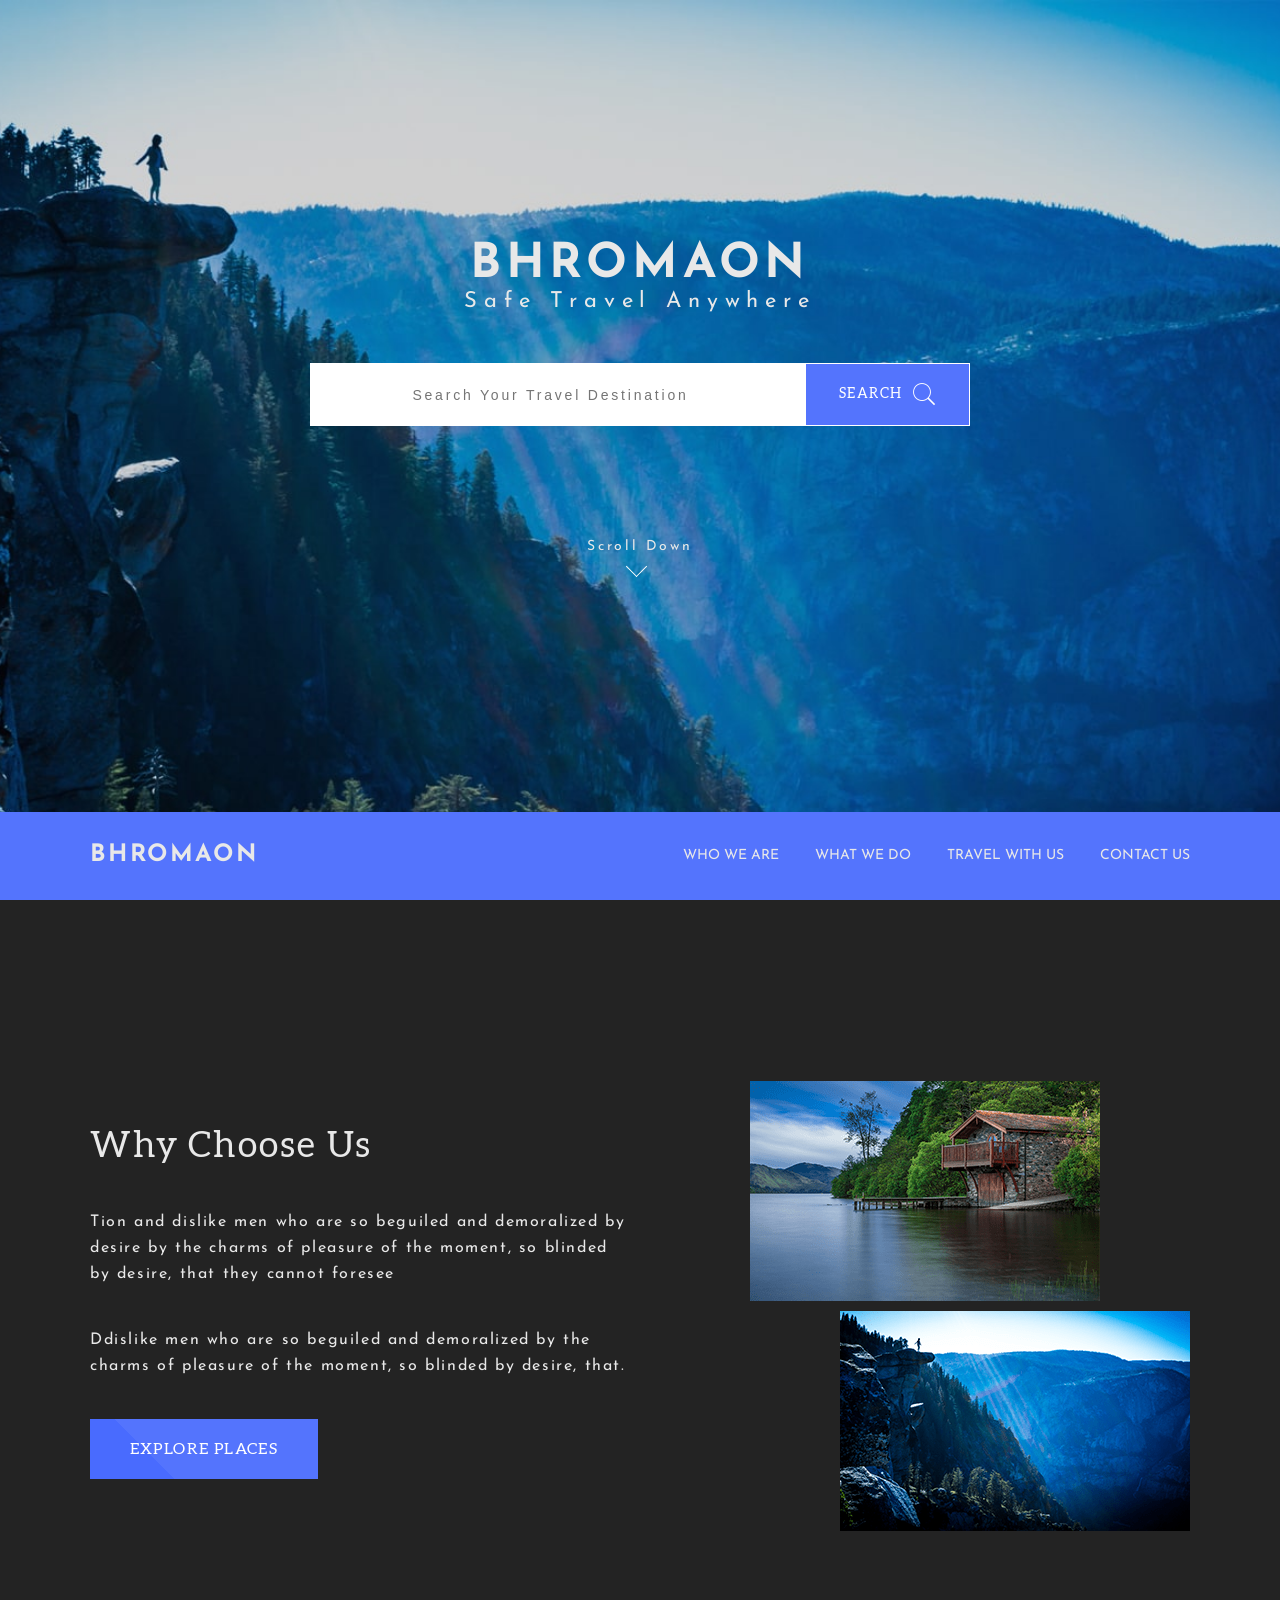
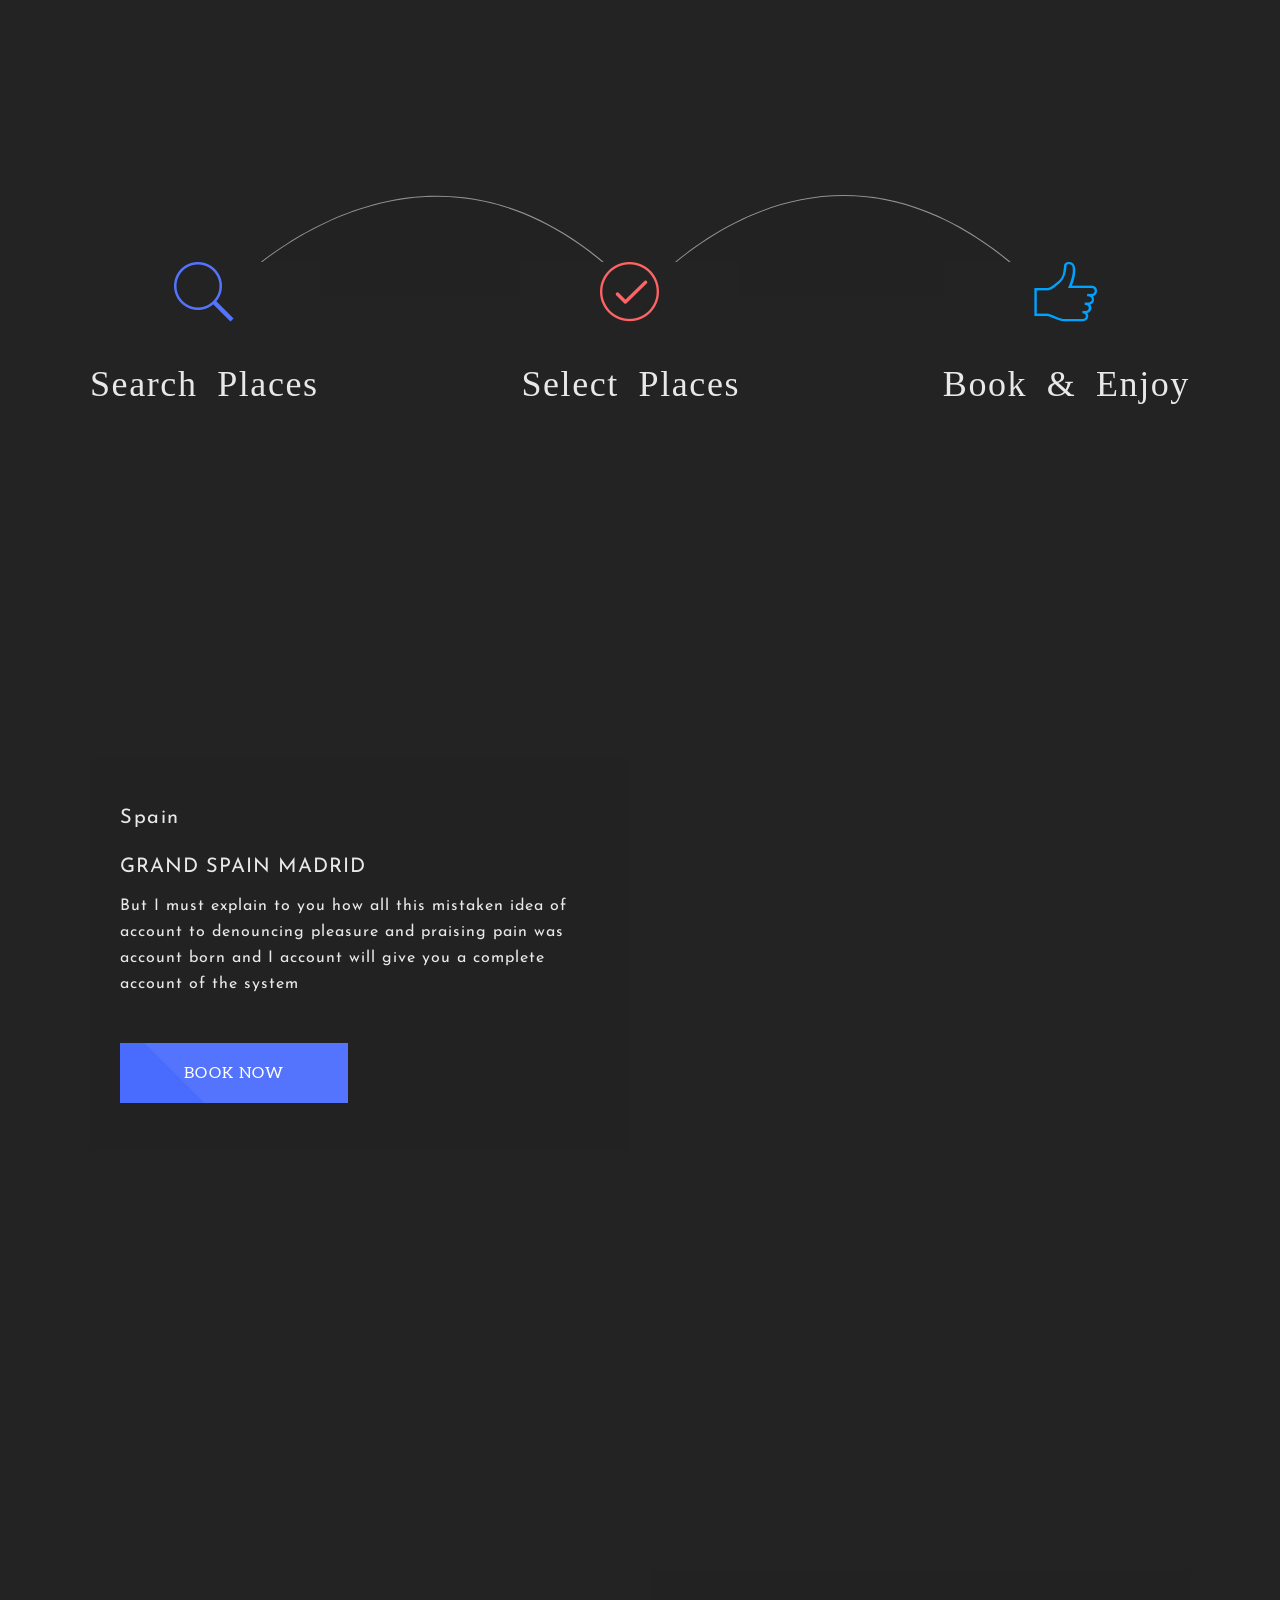
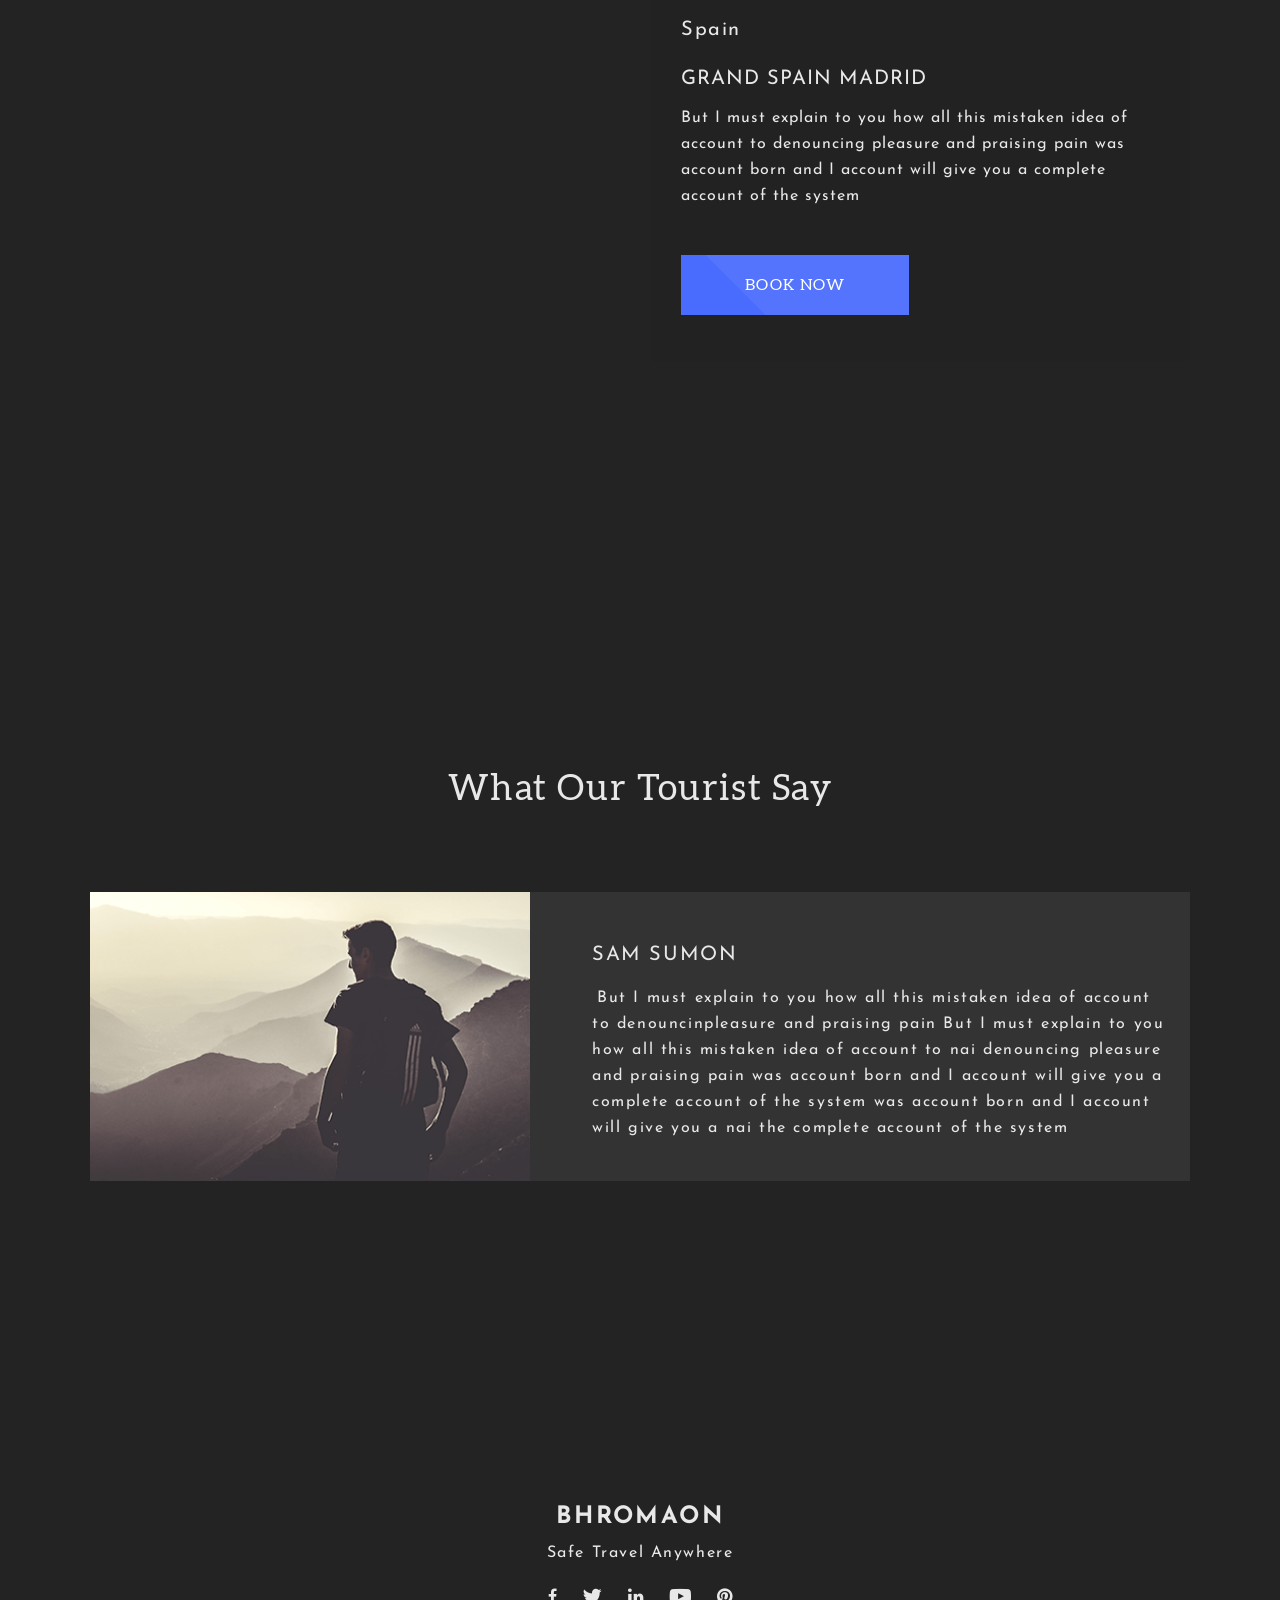
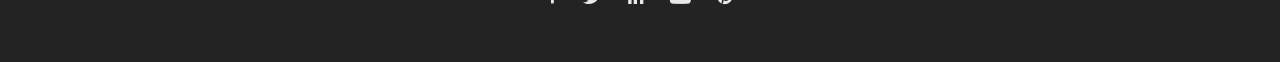
<file: lesson-24 Exam/index.html>
<!DOCTYPE html>
<html lang="en">

<head>
    <meta charset="UTF-8">
    <meta http-equiv="X-UA-Compatible" content="IE=edge">
    <meta name="viewport" content="width=device-width, initial-scale=1.0">

    <link rel="apple-touch-icon" sizes="180x180" href="assets/favicon/apple-touch-icon.png">
    <link rel="icon" type="image/png" sizes="32x32" href="assets/favicon/favicon-32x32.png">
    <link rel="icon" type="image/png" sizes="16x16" href="assets/favicon/favicon-16x16.png">
    <link rel="manifest" href="assets/favicon/site.webmanifest">
    <link rel="mask-icon" href="assets/favicon/safari-pinned-tab.svg" color="#5bbad5">
    <link rel="shortcut icon" href="assets/favicon/favicon.ico">
    <meta name="msapplication-TileColor" content="#603cba">
    <meta name="msapplication-config" content="assets/favicon/browserconfig.xml">
    <meta name="theme-color" content="#ffffff">

    <meta name="robots" content="all" />
    <meta name="revisit-after" content="1 days" />

    <meta property="og:locale" content="en">
    <meta property="og:type" content="website">
    <meta property="og:site_name" content="Bhromaon">
    <meta property="og:title" content="Bhromaon">
    <meta property="og:description" content="Search Your Travel Destination">
    <meta property="og:url" content="https://llessenka.github.io/exam1/lesson-24%20Exam/index.html">
    <meta property="og:image"
        content="https://llessenka.github.io/exam1/lesson-24%20Exam/assets/images/main-screen.jpg">

    <meta name="twitter:title" content="Bhromaon">
    <meta name="twitter:description" content="Search Your Travel Destination">
    <meta name="twitter:image"
        content="https://llessenka.github.io/exam1/lesson-24%20Exam/assets/images/main-screen.jpg">

    <link rel="stylesheet" href="assets/css/style.min.css">
    <link rel="stylesheet" href="assets/css/icommon.css">
    <link rel="stylesheet" href="assets/css/respons.min.css">

    <title>Bhromaon</title>
    <meta name="description" content="Search Your Travel Destination">

</head>

<body>
    <div class="page-wrap">
        <section class="first-screen" style="background-image: url(assets/images/bg-im-1.jpg);">
            <div class="container">
                <h1 class="h1">Bhromaon</h1>
                <p>Safe Travel Anywhere</p>

                <form method="POST" action="#">

                    <input id="search" type="search" name="search" placeholder="Search Your Travel Destination">
                    <button class="btn btn_hover" type="submit">
                        <span class="btn-text">Search</span>
                        <span class=" icon-search"></span>
                    </button>

                </form>

                <div class="scroll-down">
                    <a href="#section_why_choose_us">Scroll Down</a>
                </div>
            </div>
        </section>

        <header>
            <div class="container">
                <div class="logo"><a href="#">Bhromaon</a></div>
                <nav class="main_menu">
                    <ul>
                        <li><a href="#"><span>Who We Are</span></a></li>
                        <li><a href="#"><span>What We Do</span></a></li>
                        <li><a href="#"><span>Travel With Us</span></a></li>
                        <li><a href="#"><span>Contact Us</span></a></li>
                    </ul>
                </nav>

                <nav id="side-block">
                    <div class="side-block_header">
                        <div class="logo"><a href="#">Bhromaon</a></div>
                        <button class="hamburger hamburger--arrow" type="button">
                            <span class="hamburger-box">
                                <span class="hamburger-inner"></span>
                            </span>
                        </button>
                    </div>
                    <ul>
                        <li><a href="#">Who We Are</a> </li>
                        <li><a href="#">What We Do </a></li>
                        <li><a href="#">Travel With Us </a></li>
                        <li><a href="#">Contact Us </a></li>
                    </ul>
                </nav>
                <button class="hamburger hamburger--arrow" type="button">
                    <span class="hamburger-box">
                        <span class="hamburger-inner"></span>
                    </span>
                </button>
            </div>
        </header>
        <main>
            <section id="section_why_choose_us" class="section_why_choose_us lazy-bg"
                data-src="assets/images/bg-im-2.jpg">
                <div class="container reverse">
                    <div class="img_section">
                        <div class="img_wrap img_top">
                            <img class="lazy" data-src="assets/images/img-top.png"
                                src="[data-uri]"
                                alt="house">
                        </div>
                        <div class="img_wrap img_bottom">
                            <img class="lazy" data-src="assets/images/img-bottom.png"
                                src="[data-uri]"
                                alt="rocks">
                        </div>
                    </div>
                    <div class="desc_section">
                        <h2 class="h2">Why Choose Us</h2>
                        <p>Tion and dislike men who are so beguiled and demoralized by desire by the charms of pleasure
                            of
                            the moment, so blinded by desire, that they cannot foresee</p>
                        <p>Ddislike men who are so beguiled and demoralized by the charms of pleasure of the moment, so
                            blinded by desire, that.</p>
                        <a href="#" class="btn btn_moved"><span>Explore Places </span> </a>
                    </div>
                </div>
            </section>
            <section class="choosing-section">
                <div class="container">
                    <div class="img_wrap"><img src="assets/images/Shape 1.svg" alt=""> </div>
                    <div class="choosing-section_card">
                        <span class="icon-search"></span>
                        <h2 class="h2 icon-search_text">Search Places</h2>
                    </div>
                    <div class="choosing-section_card">
                        <span class="icon-tick"></span>
                        <h2 class="h2 icon-tick_text">Select Places</h2>
                    </div>
                    <div class="choosing-section_card">
                        <span class="icon-like"></span>
                        <h2 class="h2 icon-like_text">Book & Enjoy</h2>
                    </div>
                </div>
            </section>

            <section class="country_section lazy-bg" data-src="assets/images/bg-im-3.jpg">
                <div class="container reverse">
                    <div class="img_section">
                    </div>
                    <div class="desc_section">
                        <div class="desc_block_card">
                            <p class="subtitle">Spain </p>
                            <h4 class="h4">Grand Spain Madrid </h4>
                            <p>But I must explain to you how all this mistaken idea of account to denouncing pleasure
                                and
                                praising pain was account born and I account will give you a complete account of the
                                system
                            </p>
                            <a href="#" class="btn btn_moved"> <span>Book Now</span> </a>
                        </div>
                    </div>
                </div>
            </section>

            <section class="country_section lazy-bg" data-src="assets/images/bg-im-4.jpg">
                <div class="container">
                    <div class="img_section">
                    </div>
                    <div class="desc_section">
                        <div class="desc_block_card">
                            <p class="subtitle">Spain </p>
                            <h4 class="h4">Grand Spain Madrid </h4>
                            <p>But I must explain to you how all this mistaken idea of account to denouncing pleasure
                                and
                                praising pain was account born and I account will give you a complete account of the
                                system
                            </p>
                            <a href="#" class="btn btn_moved"> <span>Book Now</span></a>
                        </div>
                    </div>
                </div>
            </section>
            <section class="section_reviews lazy-bg" data-src="assets/images/bg-im-5.jpg">
                <div class="container">
                    <h2 class="h2">What Our Tourist Say</h2>
                    <div class="reviews_block">
                        <div class="img_wrap">
                            <img class="lazy" data-src="assets/images/man.png"
                                src="[data-uri]"
                                alt="man">
                        </div>
                        <div class="desc_block_reviews">
                            <h4 class="h4"> Sam Sumon </h4>
                            <p><span class="icon-quote-left"></span> But I must explain to you how all this mistaken
                                idea of
                                account to denouncinpleasure and praising pain But I must explain to you how all this
                                mistaken idea of account to nai denouncing pleasure and praising pain was account born
                                and I
                                account will give you a complete account of the system was account born and I account
                                will
                                give you a nai the complete account of the system
                            </p>
                        </div>
                    </div>
                </div>
            </section>

        </main>

        <footer>
            <div class="container">
                <div class="logo"><a href="#">Bhromaon</a></div>
                <p>Safe Travel Anywhere</p>
                <nav class="soc-links">
                    <ul>
                        <li><a href="#" target="_blank" title="Facebook"><span class="icon-fb"></span></a></li>
                        <li><a href="#" target="_blank" title="Twitter"><span class="icon-twitt"></span></a></li>
                        <li><a href="#" target="_blank" title="LinkedIn"><span class="icon-li"></span></a></li>
                        <li><a href="#" target="_blank" title="YouTube"><span class="icon-youtube"></span></a></li>
                        <li><a href="#" target="_blank" title="Pinterest"><span class="icon-pinterest"></span></a></li>
                    </ul>
                </nav>
            </div>
        </footer>
    </div>
    <script src="https://code.jquery.com/jquery-3.6.0.min.js"
        integrity="sha256-/xUj+3OJU5yExlq6GSYGSHk7tPXikynS7ogEvDej/m4=" crossorigin="anonymous"></script>

    <script src="assets/js/lazyload.js"></script>

    <script>

        function toggleMenu() {
            $('.hamburger').toggleClass('is-active');
            $('#side-block').toggleClass('open');
            $('body').toggleClass('lock');
        }

        $('.hamburger, #side-block a').on('click', function () {
            toggleMenu();
        });


    </script>

</body>

</html>
</file>
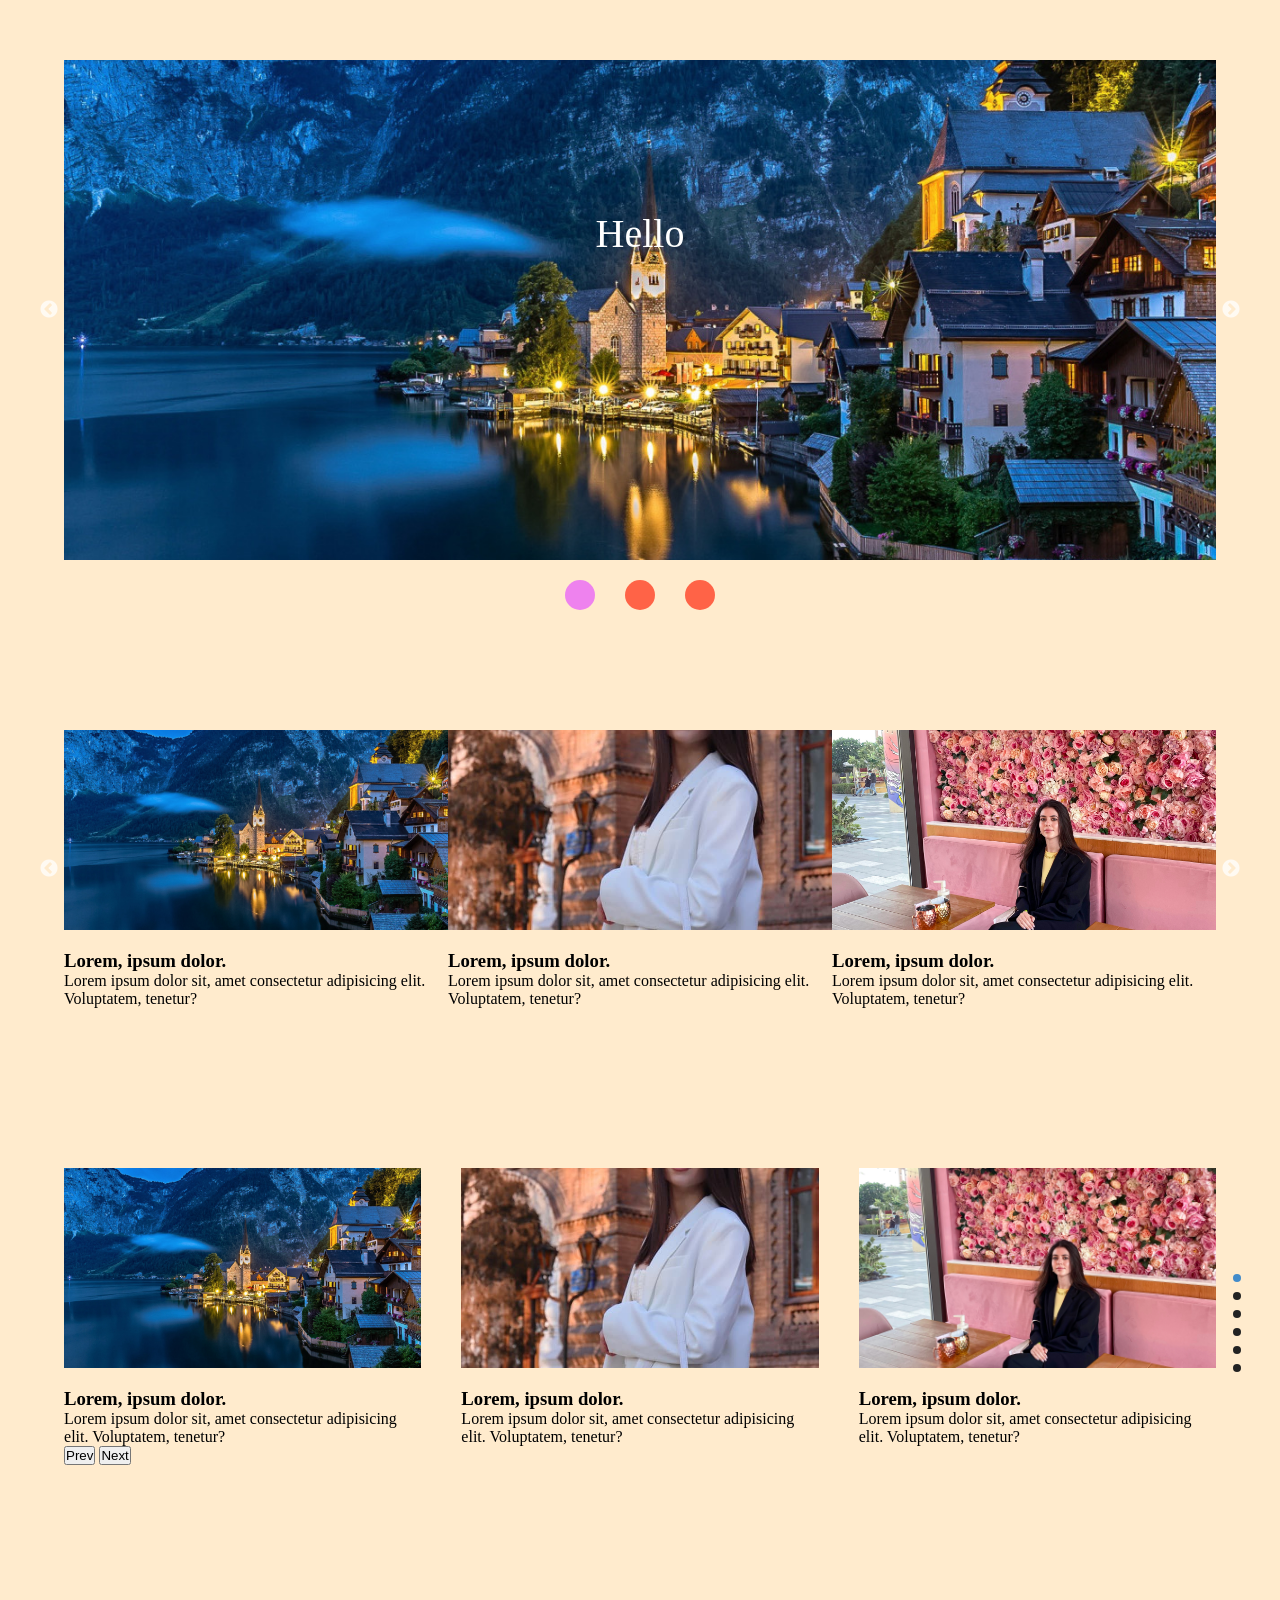
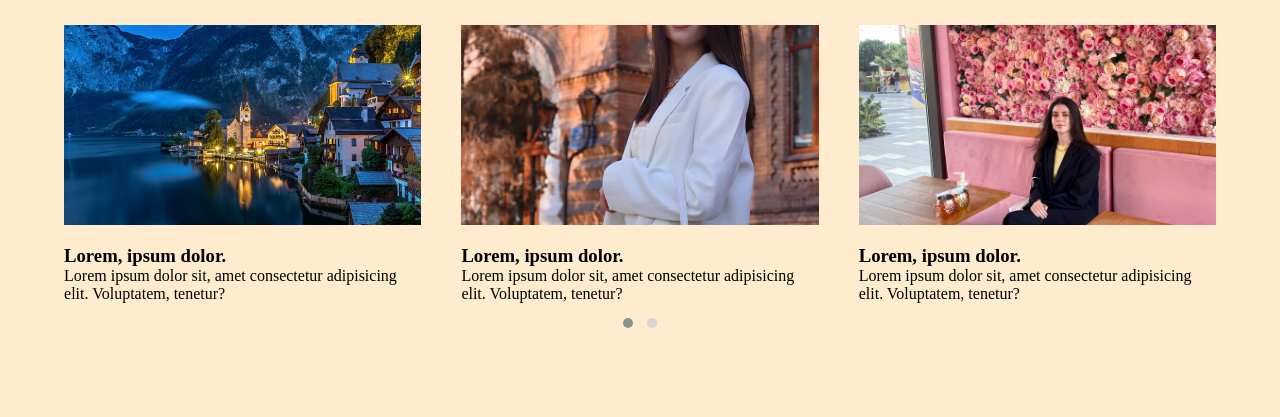
<file: lesson-36/index.html>
<!DOCTYPE html>
<html lang="en">

<head>
    <meta charset="UTF-8">
    <meta http-equiv="X-UA-Compatible" content="IE=edge">
    <meta name="viewport" content="width=device-width, initial-scale=1.0">
    <title>Document</title>
    <link rel="stylesheet" href="assets/plugins/slick-slider/slick.css">
    <link rel="stylesheet" href="assets/plugins/slick-slider/slick-theme.css">
    <link rel="stylesheet" href="assets/plugins/light-slider/css/lightslider.min.css">
    <link rel="stylesheet" href="assets/plugins/owl-carousel/assets/owl.carousel.min.css">
    <link rel="stylesheet" href="assets/plugins/owl-carousel/assets/owl.theme.default.min.css">
    <link rel="stylesheet" href="assets/css/style.min.css">
</head>

<body>
    <div class="container">
        <div class="promo_wrap">
            <div class="slick_slider">
                <div class="slider_item" style="background-image: url('img.jpg');">
                    <div class="slider_title">Hello</div>
                </div>
                <div class="slider_item" style="background-image: url('img2.jpg');">
                    <div class="slider_title">Hello1!!!</div>
                </div>
                <div class="slider_item" style="background-image: url('img3.JPG');">
                    <div class="slider_title">Hello345!!11</div>
                </div>
            </div>
        </div>

        <div class="articles_wrap">
            <div class="articles_slider" id="articles_slick">
                <div class="article_item">
                    <div class="article_pic">
                        <img src="img.jpg" alt="" />
                    </div>
                    <div class="article_content">
                        <h3>Lorem, ipsum dolor.</h3>
                        <p>Lorem ipsum dolor sit, amet consectetur adipisicing elit. Voluptatem, tenetur?</p>
                    </div>
                </div>

                <div class="article_item">
                    <div class="article_pic">
                        <img src="img2.jpg" alt="" />
                    </div>
                    <div class="article_content">
                        <h3>Lorem, ipsum dolor.</h3>
                        <p>Lorem ipsum dolor sit, amet consectetur adipisicing elit. Voluptatem, tenetur?</p>
                    </div>
                </div>

                <div class="article_item">
                    <div class="article_pic">
                        <img src="img3.JPG" alt="" />
                    </div>
                    <div class="article_content">
                        <h3>Lorem, ipsum dolor.</h3>
                        <p>Lorem ipsum dolor sit, amet consectetur adipisicing elit. Voluptatem, tenetur?</p>
                    </div>
                </div>

                <div class="article_item">
                    <div class="article_pic">
                        <img src="img.jpg" alt="" />
                    </div>
                    <div class="article_content">
                        <h3>Lorem, ipsum dolor.</h3>
                        <p>Lorem ipsum dolor sit, amet consectetur adipisicing elit. Voluptatem, tenetur?</p>
                    </div>
                </div>

                <div class="article_item">
                    <div class="article_pic">
                        <img src="img2.jpg" alt="" />
                    </div>
                    <div class="article_content">
                        <h3>Lorem, ipsum dolor.</h3>
                        <p>Lorem ipsum dolor sit, amet consectetur adipisicing elit. Voluptatem, tenetur?</p>
                    </div>
                </div>

                <div class="article_item">
                    <div class="article_pic">
                        <img src="img3.JPG" alt="" />
                    </div>
                    <div class="article_content">
                        <h3>Lorem, ipsum dolor.</h3>
                        <p>Lorem ipsum dolor sit, amet consectetur adipisicing elit. Voluptatem, tenetur?</p>
                    </div>
                </div>
            </div>
        </div>

        <div class="articles_wrap">
            <div id="articles_light">
                <div class="article_item">
                    <div class="article_pic">
                        <img src="img.jpg" alt="" />
                    </div>
                    <div class="article_content">
                        <h3>Lorem, ipsum dolor.</h3>
                        <p>Lorem ipsum dolor sit, amet consectetur adipisicing elit. Voluptatem, tenetur?</p>
                    </div>
                </div>

                <div class="article_item">
                    <div class="article_pic">
                        <img src="img2.jpg" alt="" />
                    </div>
                    <div class="article_content">
                        <h3>Lorem, ipsum dolor.</h3>
                        <p>Lorem ipsum dolor sit, amet consectetur adipisicing elit. Voluptatem, tenetur?</p>
                    </div>
                </div>

                <div class="article_item">
                    <div class="article_pic">
                        <img src="img3.JPG" alt="" />
                    </div>
                    <div class="article_content">
                        <h3>Lorem, ipsum dolor.</h3>
                        <p>Lorem ipsum dolor sit, amet consectetur adipisicing elit. Voluptatem, tenetur?</p>
                    </div>
                </div>

                <div class="article_item">
                    <div class="article_pic">
                        <img src="img.jpg" alt="" />
                    </div>
                    <div class="article_content">
                        <h3>Lorem, ipsum dolor.</h3>
                        <p>Lorem ipsum dolor sit, amet consectetur adipisicing elit. Voluptatem, tenetur?</p>
                    </div>
                </div>

                <div class="article_item">
                    <div class="article_pic">
                        <img src="img2.jpg" alt="" />
                    </div>
                    <div class="article_content">
                        <h3>Lorem, ipsum dolor.</h3>
                        <p>Lorem ipsum dolor sit, amet consectetur adipisicing elit. Voluptatem, tenetur?</p>
                    </div>
                </div>

                <div class="article_item">
                    <div class="article_pic">
                        <img src="img3.JPG" alt="" />
                    </div>
                    <div class="article_content">
                        <h3>Lorem, ipsum dolor.</h3>
                        <p>Lorem ipsum dolor sit, amet consectetur adipisicing elit. Voluptatem, tenetur?</p>
                    </div>
                </div>
            </div>
            <button type="button" class="custom_prev" id="articles_prev">Prev</button>
            <button type="button" class="custom_next" id="articles_next">Next</button>
        </div>

        <div class="articles_wrap">
            <div class="articles_slider owl-carousel owl-theme" id="articles_owl">
                <div class="article_item">
                    <div class="article_pic">
                        <img src="img.jpg" alt="" />
                    </div>
                    <div class="article_content">
                        <h3>Lorem, ipsum dolor.</h3>
                        <p>Lorem ipsum dolor sit, amet consectetur adipisicing elit. Voluptatem, tenetur?</p>
                    </div>
                </div>

                <div class="article_item">
                    <div class="article_pic">
                        <img src="img2.jpg" alt="" />
                    </div>
                    <div class="article_content">
                        <h3>Lorem, ipsum dolor.</h3>
                        <p>Lorem ipsum dolor sit, amet consectetur adipisicing elit. Voluptatem, tenetur?</p>
                    </div>
                </div>

                <div class="article_item">
                    <div class="article_pic">
                        <img src="img3.JPG" alt="" />
                    </div>
                    <div class="article_content">
                        <h3>Lorem, ipsum dolor.</h3>
                        <p>Lorem ipsum dolor sit, amet consectetur adipisicing elit. Voluptatem, tenetur?</p>
                    </div>
                </div>

                <div class="article_item">
                    <div class="article_pic">
                        <img src="img.jpg" alt="" />
                    </div>
                    <div class="article_content">
                        <h3>Lorem, ipsum dolor.</h3>
                        <p>Lorem ipsum dolor sit, amet consectetur adipisicing elit. Voluptatem, tenetur?</p>
                    </div>
                </div>

                <div class="article_item">
                    <div class="article_pic">
                        <img src="img2.jpg" alt="" />
                    </div>
                    <div class="article_content">
                        <h3>Lorem, ipsum dolor.</h3>
                        <p>Lorem ipsum dolor sit, amet consectetur adipisicing elit. Voluptatem, tenetur?</p>
                    </div>
                </div>

                <div class="article_item">
                    <div class="article_pic">
                        <img src="img3.JPG" alt="" />
                    </div>
                    <div class="article_content">
                        <h3>Lorem, ipsum dolor.</h3>
                        <p>Lorem ipsum dolor sit, amet consectetur adipisicing elit. Voluptatem, tenetur?</p>
                    </div>
                </div>
            </div>
        </div>



    </div>

    <script src="assets/js/jquery-3.6.0.min.js"></script>
    <script src="assets/plugins/slick-slider/slick.min.js"></script>
    <script src="assets/plugins/light-slider/js/lightslider.min.js"></script>
    <script src="assets/plugins/owl-carousel/owl.carousel.min.js"></script>
    <script src="assets/js/main.js"></script>
</body>

</html>
</file>
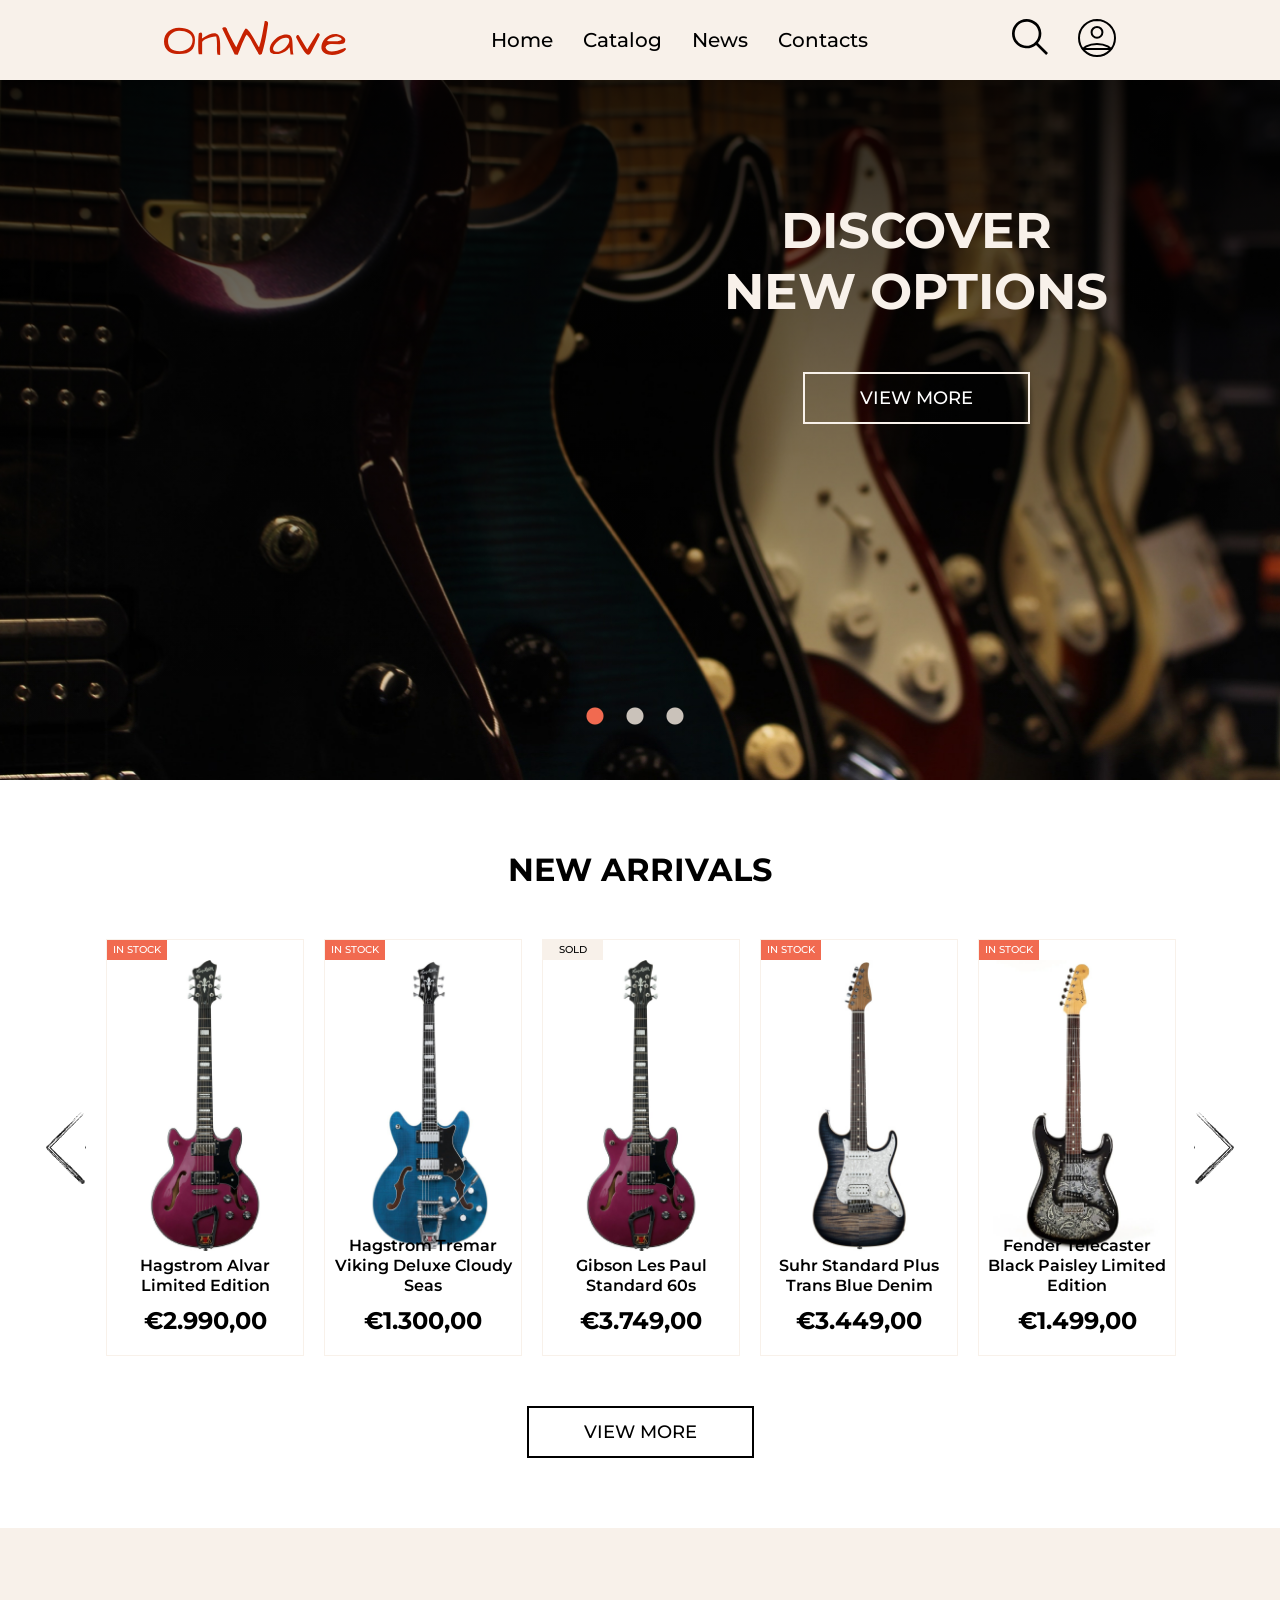
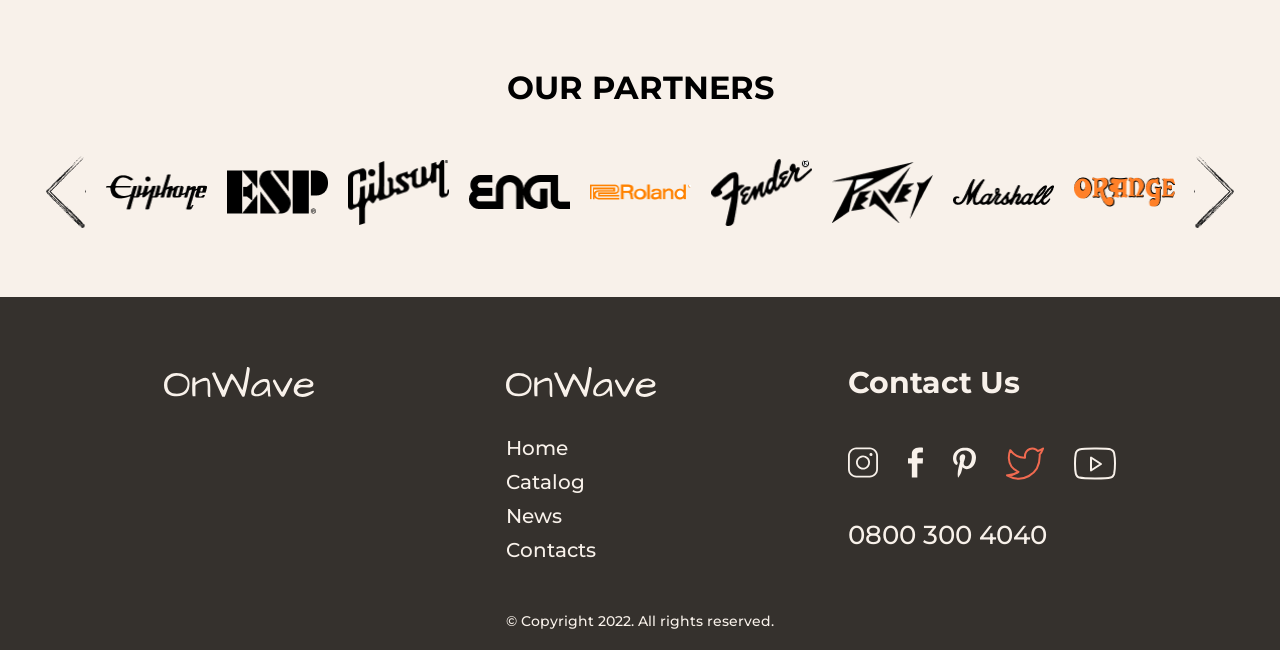
<file: lesson-36/homework.html>
<!DOCTYPE html>
<html lang="en">

<head>
    <meta charset="UTF-8">
    <meta http-equiv="X-UA-Compatible" content="IE=edge">
    <meta name="viewport" content="width=device-width, initial-scale=1.0">
    <link rel="stylesheet" href="assets/plugins/slick-slider/slick.css">
    <link rel="stylesheet" href="assets/plugins/slick-slider/slick-theme.css">
    <link rel="preconnect" href="https://fonts.googleapis.com">
    <link rel="preconnect" href="https://fonts.gstatic.com" crossorigin>
    <link href="https://fonts.googleapis.com/css2?family=Montserrat:wght@500;600;700&display=swap" rel="stylesheet">
    <link rel="stylesheet" href="assets/css/homework.min.css">
    <link rel="stylesheet" href="assets/css/media.min.css">
    <title>Document</title>
</head>

<body>
    <div class="page_wrap">
        <div id="side_block">
            <div class="wrapper">
                <button class="hamburger hamburger--arrow " type="button">
                    <span class="hamburger-box">
                        <span class="hamburger-inner"></span>
                    </span>
                </button>
                <nav id="mobile_menu">
                    <ul>
                        <li><a class="first-link" href="#home">Home</a></li>
                        <li><a href="#catalog">Catalog</a></li>
                        <li><a href="#news">News</a></li>
                        <li><a href="#contacts">Contacts</a></li>
                    </ul>
                </nav>
            </div>
        </div>
        <div id="page_overlay"></div>

        <header class="header">
            <div class="container">
                <div class="logo">
                    <img src="assets/img/logo.svg" alt="">
                </div>
                <nav class="nav">
                    <ul>
                        <li><a class="first-link" href="#home">Home</a></li>
                        <li><a href="#catalog">Catalog</a></li>
                        <li><a href="#news">News</a></li>
                        <li><a href="#contacts">Contacts</a></li>
                    </ul>
                </nav>
                <div class="search">
                    <i class="search-icon">
                        <svg width="36" height="36" viewBox="0 0 36 36" fill="none" xmlns="http://www.w3.org/2000/svg">
                            <path
                                d="M36 34.1172L25.944 24.0611C28.3605 21.1601 29.5655 17.439 29.3084 13.6721C29.0513 9.90519 27.3518 6.38241 24.5635 3.83662C21.7751 1.29083 18.1127 -0.0819787 14.338 0.00378988C10.5633 0.0895584 6.96692 1.6273 4.29711 4.29711C1.6273 6.96692 0.0895584 10.5633 0.00378988 14.338C-0.0819787 18.1127 1.29083 21.7751 3.83662 24.5635C6.38241 27.3518 9.90519 29.0513 13.6721 29.3084C17.439 29.5655 21.1601 28.3605 24.0611 25.944L34.1172 36L36 34.1172ZM2.71076 14.6949C2.71076 12.3246 3.41361 10.0076 4.73045 8.03686C6.04728 6.06608 7.91894 4.53004 10.1088 3.62299C12.2986 2.71594 14.7082 2.47862 17.0329 2.94103C19.3576 3.40344 21.4929 4.54482 23.1689 6.22083C24.845 7.89684 25.9863 10.0322 26.4487 12.3569C26.9112 14.6816 26.6738 17.0912 25.7668 19.281C24.8597 21.4708 23.3237 23.3425 21.3529 24.6593C19.3821 25.9762 17.0651 26.679 14.6949 26.679C11.5176 26.6755 8.47142 25.4117 6.22472 23.1651C3.97802 20.9184 2.71428 17.8722 2.71076 14.6949Z"
                                fill="black" />
                        </svg>
                    </i>
                    <i class="profile-icon">
                        <svg width="38" height="38" viewBox="0 0 38 38" fill="none" xmlns="http://www.w3.org/2000/svg">
                            <path
                                d="M19 1C9.0586 1 1 9.0586 1 19C1 28.9414 9.0586 37 19 37C28.9414 37 37 28.9414 37 19C37 9.0586 28.9414 1 19 1Z"
                                stroke="black" stroke-width="2" stroke-linecap="round" stroke-linejoin="round" />
                            <path
                                d="M5 30C5 30 9.03726 24.9286 18.9991 24.9286C28.9609 24.9286 33 30 33 30H5ZM18.9991 18.6917C20.4402 18.6917 21.8223 18.1285 22.8413 17.126C23.8603 16.1234 24.4328 14.7637 24.4328 13.3459C24.4328 11.9281 23.8603 10.5683 22.8413 9.56577C21.8223 8.56322 20.4402 8 18.9991 8C17.558 8 16.1759 8.56322 15.1569 9.56577C14.1378 10.5683 13.5654 11.9281 13.5654 13.3459C13.5654 14.7637 14.1378 16.1234 15.1569 17.126C16.1759 18.1285 17.558 18.6917 18.9991 18.6917V18.6917Z"
                                stroke="black" stroke-width="2" stroke-linecap="round" stroke-linejoin="round" />
                        </svg>
                    </i>
                </div>

                <div class="hamb-menu">
                    <button class="hamburger hamburger--arrow " type="button">
                        <span class="hamburger-box">
                            <span class="hamburger-inner"></span>
                        </span>
                    </button>
                </div>
            </div>
        </header>

        <main>
            <div id="main_slide-slick_slider">
                <div class="slider_item" style="background-image: url('assets/img/image.jpg');">
                    <div class="container">
                        <div class="main_slide-content">
                            <div class="slider_title">discover new options</div>
                            <button type="button" class="main_slide-btn btn">View more</button>
                        </div>
                    </div>
                </div>

                <div class="slider_item" style="background-image: url('assets/img/image2.jpg');">
                    <div class="container">
                        <div class="main_slide-content">
                            <div class="slider_title">expand your horizons</div>
                            <button type="button" class="main_slide-btn btn">View more</button>
                        </div>
                    </div>
                </div>

                <div class="slider_item" style="background-image: url('assets/img/image3.jpg');">
                    <div class="main_slide-content">
                        <div class="container">
                            <div class="slider_title">Find your own style</div>
                            <button type="button" class="main_slide-btn btn">View more</button>
                        </div>
                    </div>
                </div>

            </div>


            <section class="product_list">
                <h2>new arrivals</h2>
                <div id="product_list-slider">

                    <div class="product_list-info" style="background-image:url(assets/img/photo.png);">
                        <p class="status">in stock</p>
                        <div class="prod_content">
                            <p class="product_desc">
                                Hagstrom Alvar Limited Edition
                            </p>
                            <p class="product_price">€2.990,00</p>
                        </div>
                    </div>

                    <div class="product_list-info" style="background-image:url(assets/img/photo1.png);">
                        <p class="status">in stock</p>
                        <div class="prod_content">
                            <p class="product_desc">
                                Hagstrom Tremar Viking Deluxe Cloudy Seas
                            </p>
                            <p class="product_price">€1.300,00</p>
                        </div>
                    </div>

                    <div class="product_list-info" style="background-image:url(assets/img/photo.png);">
                        <p class="status sold">sold</p>
                        <div class="prod_content">
                            <p class="product_desc">
                                Gibson Les Paul Standard 60s
                            </p>
                            <p class="product_price">€3.749,00</p>
                        </div>
                    </div>

                    <div class="product_list-info" style="background-image:url(assets/img/photo3.png);">
                        <p class="status">in stock</p>
                        <div class="prod_content">
                            <p class="product_desc">
                                Suhr Standard Plus Trans Blue Denim
                            </p>
                            <p class="product_price">€3.449,00</p>
                        </div>
                    </div>

                    <div class="product_list-info" style="background-image:url(assets/img/photo4.png);">
                        <p class="status">in stock</p>
                        <div class="prod_content">
                            <p class="product_desc">
                                Fender Telecaster Black Paisley Limited Edition
                            </p>
                            <p class="product_price">€1.499,00</p>
                        </div>
                    </div>

                    <div class="product_list-info" style="background-image:url(assets/img/photo.png);">
                        <p class="status">in stock</p>
                        <div class="prod_content">
                            <p class="product_desc">
                                Hagstrom Alvar Limited Edition
                            </p>
                            <p class="product_price">€2.990,00</p>
                        </div>
                    </div>

                    <div class="product_list-info" style="background-image:url(assets/img/photo1.png);">
                        <p class="status">in stock</p>
                        <div class="prod_content">
                            <p class="product_desc">
                                Hagstrom Tremar Viking Deluxe Cloudy Seas
                            </p>
                            <p class="product_price">€1.300,00</p>
                        </div>
                    </div>

                    <div class="product_list-info" style="background-image:url(assets/img/photo2.png);">
                        <p class="status sold">sold</p>
                        <div class="prod_content">
                            <p class="product_desc">
                                Gibson Les Paul Standard 60s
                            </p>
                            <p class="product_price">€3.749,00</p>
                        </div>
                    </div>

                    <div class="product_list-info" style="background-image:url(assets/img/photo3.png);">
                        <p class="status">in stock</p>
                        <div class="prod_content">
                            <p class="product_desc">
                                Suhr Standard Plus Trans Blue Denim
                            </p>
                            <p class="product_price">€3.449,00</p>
                        </div>
                    </div>

                    <div class="product_list-info" style="background-image:url(assets/img/photo4.png);">
                        <p class="status">in stock</p>
                        <div class="prod_content">
                            <p class="product_desc">
                                Fender Telecaster Black Paisley Limited Edition
                            </p>
                            <p class="product_price">€1.499,00</p>
                        </div>
                    </div>
                </div>
                <button type="button" class="btn-dark btn">View more</button>
            </section>
        </main>


        <section class="partners_block">
            <h2>our partners</h2>
            <div id="partners_slide">
                <div class="slider_item" style="background-image:url(assets/img/epiphone.png);"></div>
                <div class="slider_item" style="background-image:url(assets/img/esp.png);"></div>
                <div class="slider_item" style="background-image:url(assets/img/gibson.png);"></div>
                <div class="slider_item" style="background-image:url(assets/img/engl.png);"></div>
                <div class="slider_item" style="background-image:url(assets/img/roland.png);"></div>
                <div class="slider_item" style="background-image:url(assets/img/fender.png);"></div>
                <div class="slider_item" style="background-image:url(assets/img/peavey.png);"></div>
                <div class="slider_item" style="background-image:url(assets/img/marshal.png);"></div>
                <div class="slider_item" style="background-image:url(assets/img/orange.png);"></div>
                <div class="slider_item" style="background-image:url(assets/img/epiphone.png);"></div>
                <div class="slider_item" style="background-image:url(assets/img/esp.png);"></div>
                <div class="slider_item" style="background-image:url(assets/img/gibson.png);"></div>
                <div class="slider_item" style="background-image:url(assets/img/engl.png);"></div>
            </div>
        </section>


        <footer class="footer">
            <div class="container">
                <div class="logo-sm-screen">
                    <img src="assets/img/logo-white.svg" alt="">
                </div>
                <div class="footer-info">
                    <div class="logo-md-screen">
                        <img src="assets/img/logo-white.svg" alt="">
                    </div>

                    <div class="left_footer-section">

                        <div class="logo-bg-screen">
                            <img src="assets/img/logo-white.svg" alt="">
                        </div>
                        <div class="footer_menu-list">
                            <ul>
                                <li><a class="first-link" href="#home">Home</a></li>
                                <li><a href="#catalog">Catalog</a></li>
                                <li><a href="#news">News</a></li>
                                <li><a href="#contacts">Contacts</a></li>
                            </ul>
                        </div>
                    </div>

                    <div class="right_footer-section">

                        <div class="contacts">
                            <h3>Contact Us</h3>
                        </div>

                        <div class="social_icon_block">
                            <ul class="soc_links">
                                <li>
                                    <a href="" target="_blank" rel="nofollow, noreferrer">
                                        <i class="icon">
                                            <svg width="30" height="31" viewBox="0 0 30 31" fill="none"
                                                xmlns="http://www.w3.org/2000/svg">
                                                <path
                                                    d="M15 8.45918C13.6075 8.45918 12.2462 8.87212 11.0883 9.64577C9.93048 10.4194 9.02804 11.5191 8.49513 12.8056C7.96223 14.0921 7.8228 15.5078 8.09447 16.8736C8.36614 18.2394 9.03672 19.4939 10.0214 20.4786C11.0061 21.4633 12.2606 22.1339 13.6264 22.4055C14.9922 22.6772 16.4079 22.5378 17.6944 22.0049C18.9809 21.472 20.0806 20.5695 20.8542 19.4117C21.6279 18.2538 22.0408 16.8925 22.0408 15.5C22.0408 13.6327 21.299 11.8418 19.9786 10.5214C18.6582 9.20098 16.8673 8.45918 15 8.45918ZM15 20.7041C13.9707 20.7041 12.9646 20.3989 12.1088 19.827C11.253 19.2552 10.5859 18.4424 10.1921 17.4915C9.79817 16.5406 9.69511 15.4942 9.89591 14.4847C10.0967 13.4752 10.5924 12.548 11.3202 11.8202C12.048 11.0924 12.9752 10.5967 13.9847 10.3959C14.9942 10.1951 16.0406 10.2982 16.9915 10.6921C17.9424 11.0859 18.7552 11.753 19.327 12.6088C19.8989 13.4646 20.2041 14.4707 20.2041 15.5C20.2 16.879 19.6505 18.2003 18.6754 19.1754C17.7003 20.1505 16.379 20.7 15 20.7041ZM21.7347 0.5H8.26531C6.07321 0.5 3.9709 1.37081 2.42085 2.92085C0.870807 4.4709 0 6.57321 0 8.76531V22.2347C0 24.4268 0.870807 26.5291 2.42085 28.0791C3.9709 29.6292 6.07321 30.5 8.26531 30.5H21.7347C23.9268 30.5 26.0291 29.6292 27.5791 28.0791C29.1292 26.5291 30 24.4268 30 22.2347V8.76531C30 6.57321 29.1292 4.4709 27.5791 2.92085C26.0291 1.37081 23.9268 0.5 21.7347 0.5ZM28.1633 22.2347C28.1633 23.9397 27.486 25.5748 26.2804 26.7804C25.0748 27.986 23.4397 28.6633 21.7347 28.6633H8.26531C6.56034 28.6633 4.92521 27.986 3.71962 26.7804C2.51403 25.5748 1.83673 23.9397 1.83673 22.2347V8.76531C1.83673 7.06034 2.51403 5.42521 3.71962 4.21962C4.92521 3.01403 6.56034 2.33673 8.26531 2.33673H21.7347C23.4397 2.33673 25.0748 3.01403 26.2804 4.21962C27.486 5.42521 28.1633 7.06034 28.1633 8.76531V22.2347ZM24.4898 7.54082C24.4898 7.84354 24.4 8.13947 24.2318 8.39118C24.0637 8.64289 23.8246 8.83907 23.5449 8.95492C23.2652 9.07077 22.9575 9.10108 22.6606 9.04202C22.3637 8.98296 22.0909 8.83718 21.8769 8.62312C21.6628 8.40906 21.517 8.13633 21.458 7.83942C21.3989 7.54251 21.4292 7.23476 21.5451 6.95508C21.6609 6.67539 21.8571 6.43634 22.1088 6.26816C22.3605 6.09997 22.6565 6.0102 22.9592 6.0102C23.3651 6.0102 23.7544 6.17146 24.0415 6.45851C24.3285 6.74556 24.4898 7.13487 24.4898 7.54082Z"
                                                    fill="#F8F1EA" />
                                            </svg>
                                        </i>
                                    </a>
                                </li>
                                <li>
                                    <a href="" target="_blank" rel="nofollow, noreferrer">
                                        <i class="icon">
                                            <svg width="15" height="31" viewBox="0 0 15 31" fill="none"
                                                xmlns="http://www.w3.org/2000/svg">
                                                <path
                                                    d="M3.82915 30.5V16.4231H0V11.3548H3.82915V7.02575C3.82915 3.62396 6.09105 0.5 11.3029 0.5C13.4131 0.5 14.9736 0.69665 14.9736 0.69665L14.8506 5.42963C14.8506 5.42963 13.2592 5.41457 11.5227 5.41457C9.64319 5.41457 9.34207 6.25652 9.34207 7.65395V11.3548H15L14.7538 16.4231H9.34207V30.5H3.82915Z"
                                                    fill="#F8F1EA" />
                                            </svg>
                                        </i>
                                    </a>
                                </li>
                                <li>
                                    <a href="" target="_blank" rel="nofollow, noreferrer">
                                        <i class="icon">
                                            <svg width="23" height="31" viewBox="0 0 23 31" fill="none"
                                                xmlns="http://www.w3.org/2000/svg">
                                                <path
                                                    d="M12.2193 0.5C6.07321 0.5 0 4.61108 0 11.2648C0 15.4961 2.37197 17.9002 3.80953 17.9002C4.40277 17.9002 4.74395 16.2414 4.74395 15.773C4.74395 15.2143 3.3246 14.0238 3.3246 11.6975C3.3246 6.86521 6.99037 3.43882 11.7343 3.43882C15.8132 3.43882 18.832 5.76507 18.832 10.0387C18.832 13.2304 17.5564 19.2167 13.423 19.2167C11.9317 19.2167 10.6552 18.1349 10.6552 16.5847C10.6552 14.3123 12.2365 12.113 12.2365 9.76845C12.2365 5.79008 6.61182 6.51132 6.61182 11.3196C6.61182 12.3293 6.73736 13.4468 7.18684 14.3671C6.35976 17.9377 4.67111 23.2567 4.67111 26.935C4.67111 28.0707 4.83308 29.1891 4.94041 30.3248C5.14359 30.5537 5.042 30.5297 5.35347 30.4152C8.37235 26.2676 8.26501 25.4569 9.63069 20.0293C10.3677 21.4362 12.272 22.1931 13.7814 22.1931C20.1421 22.1931 23 15.9721 23 10.3647C23 4.39663 17.8602 0.501923 12.2183 0.501923L12.2193 0.5Z"
                                                    fill="#F8F1EA" />
                                            </svg>
                                        </i>
                                    </a>
                                </li>
                                <li><a href="" target="_blank" rel="nofollow, noreferrer">
                                        <i class="icon">
                                            <svg width="38" height="33" viewBox="0 0 38 33" fill="none"
                                                xmlns="http://www.w3.org/2000/svg">
                                                <path
                                                    d="M37 1.51681C37 1.51681 33.6978 3.50971 31.8618 4.07482C30.8763 2.91704 29.5665 2.09645 28.1097 1.724C26.6528 1.35156 25.1192 1.44525 23.7161 1.99239C22.3131 2.53953 21.1084 3.51373 20.2649 4.78323C19.4214 6.05272 18.9799 7.55627 19 9.09051V10.7624C16.1243 10.8386 13.2748 10.187 10.7053 8.86555C8.13576 7.54414 5.92597 5.59396 4.27273 3.18871C4.27273 3.18871 -2.27273 18.2358 12.4545 24.9234C9.0845 27.2606 5.06989 28.4326 1 28.2672C15.7273 36.6267 33.7273 28.2672 33.7273 9.04035C33.7273 8.57556 33.6815 8.11078 33.5964 7.65268C35.2655 5.97075 37 1.51681 37 1.51681Z"
                                                    stroke="#F16A50" stroke-width="2" stroke-linecap="round"
                                                    stroke-linejoin="round" />
                                            </svg>
                                        </i>
                                    </a>
                                </li>
                                <li><a href="" target="_blank" rel="nofollow, noreferrer">
                                        <i class="icon">
                                            <svg width="42" height="33" viewBox="0 0 42 33" fill="none"
                                                xmlns="http://www.w3.org/2000/svg">
                                                <path
                                                    d="M40.112 6.19136C39.8841 5.28269 39.4378 4.4542 38.8178 3.78882C38.1978 3.12343 37.4258 2.6445 36.579 2.39994C34.265 1.44055 11.8472 0.970516 5.34322 2.42677C4.49637 2.67142 3.72428 3.15052 3.10424 3.8161C2.48419 4.48169 2.03797 5.3104 1.81024 6.21926C0.765246 11.1375 0.686247 21.7702 1.83624 26.7989C2.06412 27.7076 2.51042 28.5361 3.13045 29.2015C3.75048 29.8668 4.52249 30.3458 5.36922 30.5903C9.95219 31.7225 31.7401 31.8813 36.605 30.5903C37.4518 30.3458 38.2238 29.8668 38.8438 29.2015C39.4638 28.5361 39.9101 27.7076 40.138 26.7989C41.252 21.4407 41.331 11.4669 40.112 6.19136V6.19136Z"
                                                    stroke="#F8F1EA" stroke-width="2" stroke-linecap="round"
                                                    stroke-linejoin="round" />
                                                <path d="M27 17L17 10.5V23.5L27 17Z" stroke="#F8F1EA" stroke-width="2"
                                                    stroke-linecap="round" stroke-linejoin="round" />
                                            </svg>

                                        </i>
                                    </a>
                                </li>
                            </ul>

                        </div>
                        <p class="phone-number">0800 300 4040</p>
                    </div>
                </div>
            </div>
            <p class="copyright">© Copyright 2022. All rights reserved.</p>
        </footer>

    </div>


    <script src="assets/js/jquery-3.6.0.min.js"></script>
    <script src="assets/plugins/slick-slider/slick.min.js"></script>
    <script src="assets/js/homework.js"></script>
</body>

</html>
</file>
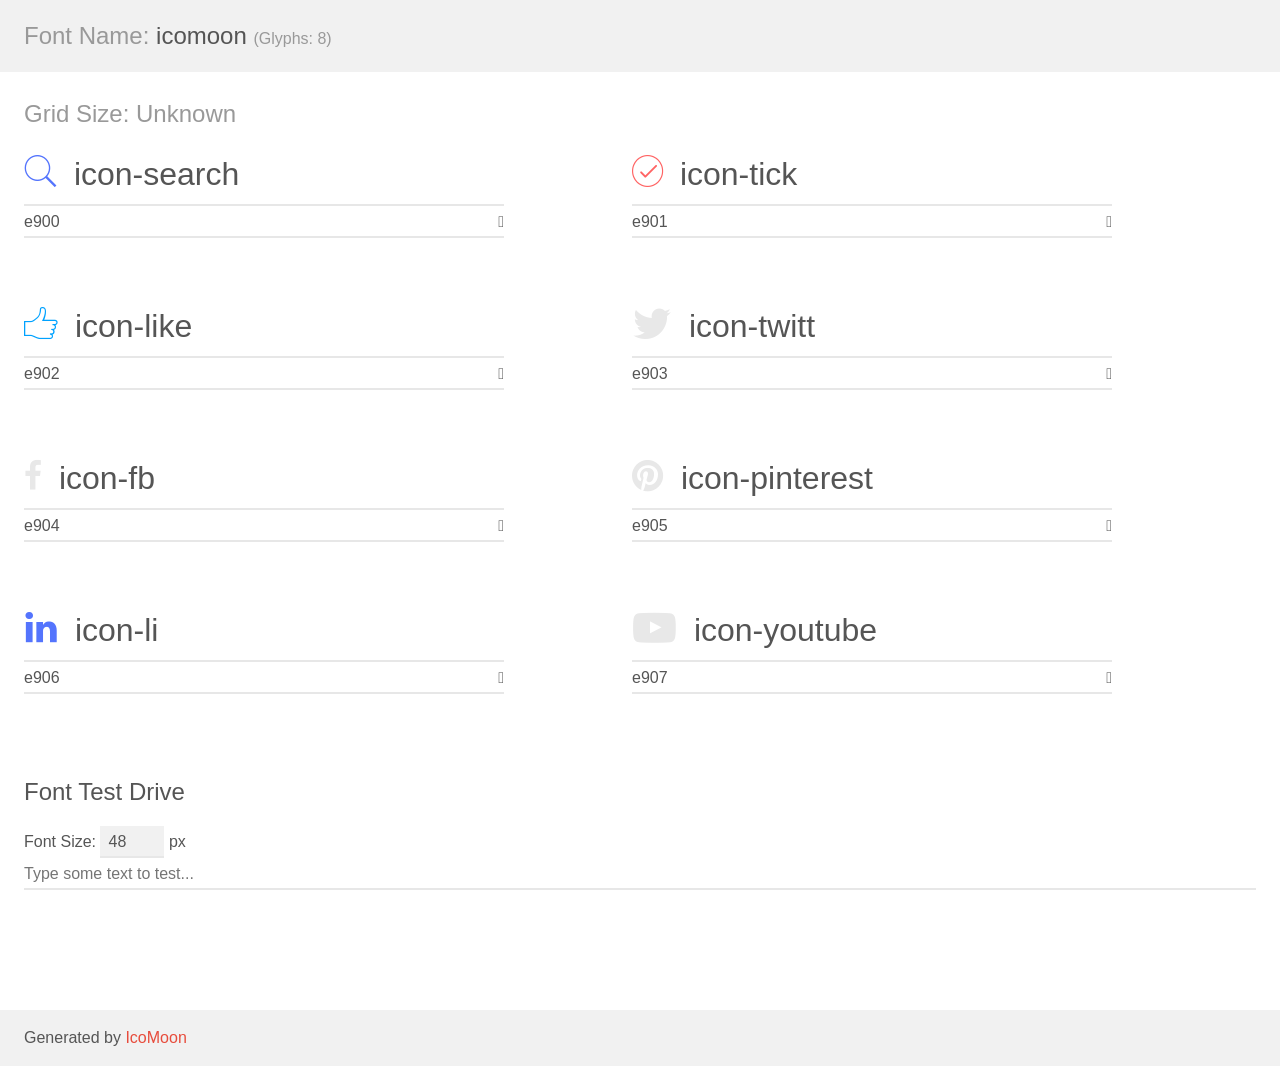
<file: lesson-24 Exam/assets/icomoon/demo.html>
<!doctype html>
<html>
<head>
    <meta charset="utf-8">
    <title>IcoMoon Demo</title>
    <meta name="description" content="An Icon Font Generated By IcoMoon.io">
    <meta name="viewport" content="width=device-width, initial-scale=1">
    <link rel="stylesheet" href="demo-files/demo.css">
    <link rel="stylesheet" href="style.css"></head>
<body>
    <div class="bgc1 clearfix">
        <h1 class="mhmm mvm"><span class="fgc1">Font Name:</span> icomoon <small class="fgc1">(Glyphs:&nbsp;8)</small></h1>
    </div>
    <div class="clearfix mhl ptl">
        <h1 class="mvm mtn fgc1">Grid Size: Unknown</h1>
        <div class="glyph fs1">
            <div class="clearfix bshadow0 pbs">
                <span class="icon-search"></span>
                <span class="mls"> icon-search</span>
            </div>
            <fieldset class="fs0 size1of1 clearfix hidden-false">
                <input type="text" readonly value="e900" class="unit size1of2" />
                <input type="text" maxlength="1" readonly value="&#xe900;" class="unitRight size1of2 talign-right" />
            </fieldset>
            <div class="fs0 bshadow0 clearfix hidden-true">
                <span class="unit pvs fgc1">liga: </span>
                <input type="text" readonly value="" class="liga unitRight" />
            </div>
        </div>
        <div class="glyph fs1">
            <div class="clearfix bshadow0 pbs">
                <span class="icon-tick"></span>
                <span class="mls"> icon-tick</span>
            </div>
            <fieldset class="fs0 size1of1 clearfix hidden-false">
                <input type="text" readonly value="e901" class="unit size1of2" />
                <input type="text" maxlength="1" readonly value="&#xe901;" class="unitRight size1of2 talign-right" />
            </fieldset>
            <div class="fs0 bshadow0 clearfix hidden-true">
                <span class="unit pvs fgc1">liga: </span>
                <input type="text" readonly value="" class="liga unitRight" />
            </div>
        </div>
        <div class="glyph fs1">
            <div class="clearfix bshadow0 pbs">
                <span class="icon-like"></span>
                <span class="mls"> icon-like</span>
            </div>
            <fieldset class="fs0 size1of1 clearfix hidden-false">
                <input type="text" readonly value="e902" class="unit size1of2" />
                <input type="text" maxlength="1" readonly value="&#xe902;" class="unitRight size1of2 talign-right" />
            </fieldset>
            <div class="fs0 bshadow0 clearfix hidden-true">
                <span class="unit pvs fgc1">liga: </span>
                <input type="text" readonly value="" class="liga unitRight" />
            </div>
        </div>
        <div class="glyph fs1">
            <div class="clearfix bshadow0 pbs">
                <span class="icon-twitt"></span>
                <span class="mls"> icon-twitt</span>
            </div>
            <fieldset class="fs0 size1of1 clearfix hidden-false">
                <input type="text" readonly value="e903" class="unit size1of2" />
                <input type="text" maxlength="1" readonly value="&#xe903;" class="unitRight size1of2 talign-right" />
            </fieldset>
            <div class="fs0 bshadow0 clearfix hidden-true">
                <span class="unit pvs fgc1">liga: </span>
                <input type="text" readonly value="" class="liga unitRight" />
            </div>
        </div>
        <div class="glyph fs1">
            <div class="clearfix bshadow0 pbs">
                <span class="icon-fb"></span>
                <span class="mls"> icon-fb</span>
            </div>
            <fieldset class="fs0 size1of1 clearfix hidden-false">
                <input type="text" readonly value="e904" class="unit size1of2" />
                <input type="text" maxlength="1" readonly value="&#xe904;" class="unitRight size1of2 talign-right" />
            </fieldset>
            <div class="fs0 bshadow0 clearfix hidden-true">
                <span class="unit pvs fgc1">liga: </span>
                <input type="text" readonly value="" class="liga unitRight" />
            </div>
        </div>
        <div class="glyph fs1">
            <div class="clearfix bshadow0 pbs">
                <span class="icon-pinterest"></span>
                <span class="mls"> icon-pinterest</span>
            </div>
            <fieldset class="fs0 size1of1 clearfix hidden-false">
                <input type="text" readonly value="e905" class="unit size1of2" />
                <input type="text" maxlength="1" readonly value="&#xe905;" class="unitRight size1of2 talign-right" />
            </fieldset>
            <div class="fs0 bshadow0 clearfix hidden-true">
                <span class="unit pvs fgc1">liga: </span>
                <input type="text" readonly value="" class="liga unitRight" />
            </div>
        </div>
        <div class="glyph fs1">
            <div class="clearfix bshadow0 pbs">
                <span class="icon-li"></span>
                <span class="mls"> icon-li</span>
            </div>
            <fieldset class="fs0 size1of1 clearfix hidden-false">
                <input type="text" readonly value="e906" class="unit size1of2" />
                <input type="text" maxlength="1" readonly value="&#xe906;" class="unitRight size1of2 talign-right" />
            </fieldset>
            <div class="fs0 bshadow0 clearfix hidden-true">
                <span class="unit pvs fgc1">liga: </span>
                <input type="text" readonly value="" class="liga unitRight" />
            </div>
        </div>
        <div class="glyph fs1">
            <div class="clearfix bshadow0 pbs">
                <span class="icon-youtube"></span>
                <span class="mls"> icon-youtube</span>
            </div>
            <fieldset class="fs0 size1of1 clearfix hidden-false">
                <input type="text" readonly value="e907" class="unit size1of2" />
                <input type="text" maxlength="1" readonly value="&#xe907;" class="unitRight size1of2 talign-right" />
            </fieldset>
            <div class="fs0 bshadow0 clearfix hidden-true">
                <span class="unit pvs fgc1">liga: </span>
                <input type="text" readonly value="" class="liga unitRight" />
            </div>
        </div>
    </div>

    <!--[if gt IE 8]><!-->
    <div class="mhl clearfix mbl">
        <h1>Font Test Drive</h1>
        <label>
            Font Size: <input id="fontSize" type="number" class="textbox0 mbm"
            min="8" value="48" />
            px
        </label>
        <input id="testText" type="text" class="phl size1of1 mvl"
        placeholder="Type some text to test..." value=""/>
        <div id="testDrive" class="icon-" style="font-family: icomoon">&nbsp;
        </div>
    </div>
    <!--<![endif]-->
    <div class="bgc1 clearfix">
        <p class="mhl">Generated by <a href="https://icomoon.io/app">IcoMoon</a></p>
    </div>

    <script src="demo-files/demo.js"></script>
</body>
</html>
</file>
<file: lesson-24 Exam/assets/css/icommon.css>
@font-face {
    font-family: 'icomoon';
    src:  url('../fonts/icomoon.eot?uya9s7');
    src:  url('../fonts/icomoon.eot?uya9s7#iefix') format('embedded-opentype'),
      url('../fonts/icomoon.ttf?uya9s7') format('truetype'),
      url('../fonts/icomoon.woff?uya9s7') format('woff'),
      url('../fonts/icomoon.svg?uya9s7#icomoon') format('svg');
    font-weight: normal;
    font-style: normal;
    font-display: block;
  }
  
  [class^="icon-"], [class*=" icon-"] {
    /* use !important to prevent issues with browser extensions that change fonts */
    font-family: 'icomoon' !important;
    speak: never;
    font-style: normal;
    font-weight: normal;
    font-variant: normal;
    text-transform: none;
    line-height: 1;
  
    /* Better Font Rendering =========== */
    -webkit-font-smoothing: antialiased;
    -moz-osx-font-smoothing: grayscale;
  }
  
  .icon-search:before {
    content: "\e900";
    /* color: #5474fd; */
  }
  .icon-tick:before {
    content: "\e901";
    color: #ff6363;
  }
  .icon-like:before {
    content: "\e902";
    color: #00a2ff;
  }
  .icon-twitt:before {
    content: "\e903";
    /* color: #e8e8e8; */
  }
  .icon-fb:before {
    content: "\e904";
    /* color: #e8e8e8; */
  }
  .icon-pinterest:before {
    content: "\e905";
    /* color: #e8e8e8; */
  }
  .icon-li:before {
    content: "\e906";
    /* color: #e8e8e8; */
  }
  .icon-youtube:before {
    content: "\e907";
    /* color: #e8e8e8; */
  }
</file>
<file: lesson-24 Exam/assets/icomoon/demo-files/demo.css>
body {
  padding: 0;
  margin: 0;
  font-family: sans-serif;
  font-size: 1em;
  line-height: 1.5;
  color: #555;
  background: #fff;
}
h1 {
  font-size: 1.5em;
  font-weight: normal;
}
small {
  font-size: .66666667em;
}
a {
  color: #e74c3c;
  text-decoration: none;
}
a:hover, a:focus {
  box-shadow: 0 1px #e74c3c;
}
.bshadow0, input {
  box-shadow: inset 0 -2px #e7e7e7;
}
input:hover {
  box-shadow: inset 0 -2px #ccc;
}
input, fieldset {
  font-family: sans-serif;
  font-size: 1em;
  margin: 0;
  padding: 0;
  border: 0;
}
input {
  color: inherit;
  line-height: 1.5;
  height: 1.5em;
  padding: .25em 0;
}
input:focus {
  outline: none;
  box-shadow: inset 0 -2px #449fdb;
}
.glyph {
  font-size: 16px;
  width: 15em;
  padding-bottom: 1em;
  margin-right: 4em;
  margin-bottom: 1em;
  float: left;
  overflow: hidden;
}
.liga {
  width: 80%;
  width: calc(100% - 2.5em);
}
.talign-right {
  text-align: right;
}
.talign-center {
  text-align: center;
}
.bgc1 {
  background: #f1f1f1;
}
.fgc1 {
  color: #999;
}
.fgc0 {
  color: #000;
}
p {
  margin-top: 1em;
  margin-bottom: 1em;
}
.mvm {
  margin-top: .75em;
  margin-bottom: .75em;
}
.mtn {
  margin-top: 0;
}
.mtl, .mal {
  margin-top: 1.5em;
}
.mbl, .mal {
  margin-bottom: 1.5em;
}
.mal, .mhl {
  margin-left: 1.5em;
  margin-right: 1.5em;
}
.mhmm {
  margin-left: 1em;
  margin-right: 1em;
}
.mls {
  margin-left: .25em;
}
.ptl {
  padding-top: 1.5em;
}
.pbs, .pvs {
  padding-bottom: .25em;
}
.pvs, .pts {
  padding-top: .25em;
}
.unit {
  float: left;
}
.unitRight {
  float: right;
}
.size1of2 {
  width: 50%;
}
.size1of1 {
  width: 100%;
}
.clearfix:before, .clearfix:after {
  content: " ";
  display: table;
}
.clearfix:after {
  clear: both;
}
.hidden-true {
  display: none;
}
.textbox0 {
  width: 3em;
  background: #f1f1f1;
  padding: .25em .5em;
  line-height: 1.5;
  height: 1.5em;
}
#testDrive {
  display: block;
  padding-top: 24px;
  line-height: 1.5;
}
.fs0 {
  font-size: 16px;
}
.fs1 {
  font-size: 32px;
}
</file>
<file: lesson-24 Exam/assets/icomoon/style.css>
@font-face {
  font-family: 'icomoon';
  src:  url('fonts/icomoon.eot?uya9s7');
  src:  url('fonts/icomoon.eot?uya9s7#iefix') format('embedded-opentype'),
    url('fonts/icomoon.ttf?uya9s7') format('truetype'),
    url('fonts/icomoon.woff?uya9s7') format('woff'),
    url('fonts/icomoon.svg?uya9s7#icomoon') format('svg');
  font-weight: normal;
  font-style: normal;
  font-display: block;
}

[class^="icon-"], [class*=" icon-"] {
  /* use !important to prevent issues with browser extensions that change fonts */
  font-family: 'icomoon' !important;
  speak: never;
  font-style: normal;
  font-weight: normal;
  font-variant: normal;
  text-transform: none;
  line-height: 1;

  /* Better Font Rendering =========== */
  -webkit-font-smoothing: antialiased;
  -moz-osx-font-smoothing: grayscale;
}

.icon-search:before {
  content: "\e900";
  color: #5474fd;
}
.icon-tick:before {
  content: "\e901";
  color: #ff6363;
}
.icon-like:before {
  content: "\e902";
  color: #00a2ff;
}
.icon-twitt:before {
  content: "\e903";
  color: #e8e8e8;
}
.icon-fb:before {
  content: "\e904";
  color: #e8e8e8;
}
.icon-pinterest:before {
  content: "\e905";
  color: #e8e8e8;
}
.icon-li:before {
  content: "\e906";
  color: #5474fd;
}
.icon-youtube:before {
  content: "\e907";
  color: #e8e8e8;
}
</file>
<file: lesson-24 Exam/assets/css/style.min.css>
.hamburger,button{cursor:pointer}*,::after,::before{padding:0;margin:0;box-sizing:border-box;position:relative}body,html{width:100%;height:100%}ol,ul{list-style:none}a,button{transition:all .2s ease}img{vertical-align:top}/*!
 * Hamburgers
 * @description Tasty CSS-animated hamburgers
 * @author Jonathan Suh @jonsuh
 * @site https://jonsuh.com/hamburgers
 * @link https://github.com/jonsuh/hamburgers
 */.hamburger{padding:15px;transition-property:opacity,filter;transition-duration:.15s;transition-timing-function:linear;font:inherit;color:inherit;text-transform:none;background-color:transparent;border:0;margin:0;overflow:visible}.first-screen .container .h1,.logo a,body{font-family:"Josefin Sans",sans-serif}.hamburger.is-active:hover,.hamburger:hover{opacity:.7}.hamburger.is-active .hamburger-inner,.hamburger.is-active .hamburger-inner::after,.hamburger.is-active .hamburger-inner::before{background-color:#000}.hamburger-box{width:40px;height:24px;display:inline-block;position:relative}.hamburger-inner{display:block;top:50%;margin-top:-2px}.hamburger-inner,.hamburger-inner::after,.hamburger-inner::before{width:40px;height:4px;background-color:#000;border-radius:4px;position:absolute;transition-property:transform;transition-duration:.15s;transition-timing-function:ease}.hamburger-inner::after,.hamburger-inner::before{content:"";display:block}.hamburger-inner::before{top:-10px}.hamburger-inner::after{bottom:-10px}.hamburger--arrow.is-active .hamburger-inner::before{transform:translate3d(-8px,0,0) rotate(-45deg) scale(.7,1)}.hamburger--arrow.is-active .hamburger-inner::after{transform:translate3d(-8px,0,0) rotate(45deg) scale(.7,1)}@font-face{font-family:Aleo;src:url(../fonts/Aleo/Aleo-Regular.ttf)}@font-face{font-family:Josefin Sans;src:url(../fonts/Josefin_Sans/JosefinSans-VariableFont_wght.ttf)}body{background-color:#232323;color:#E8E8E8;font-size:16px;line-height:26px;letter-spacing:1.6px}section{min-height:calc(100vh - 88px);background-repeat:no-repeat;background-position:center;background-attachment:fixed;background-size:cover;display:-webkit-box;display:-ms-flexbox;display:flex;-webkit-box-pack:center;-ms-flex-pack:center;justify-content:center;-webkit-box-align:center;-ms-flex-align:center;align-items:center;padding:50px 0}.container,.first-screen form{display:-webkit-box;display:-ms-flexbox}.container{width:90%;height:100%;max-width:1100px;margin:0 auto;display:flex;-webkit-box-align:center;-ms-flex-align:center;align-items:center;-webkit-box-pack:center;-ms-flex-pack:center;justify-content:center;gap:2%}.container .desc_section,.container .img_section{-ms-flex-preferred-size:50%;flex-basis:50%}.first-screen .container{-webkit-box-orient:vertical;-webkit-box-direction:normal;-ms-flex-direction:column;flex-direction:column}.first-screen .container .h1{text-transform:uppercase;font-size:48px;letter-spacing:4.8px;margin-bottom:11px}.first-screen .container p{font-size:22px;letter-spacing:6.82px;margin-bottom:48px}.first-screen form{width:60%;height:63px;margin-bottom:108px;display:flex}.first-screen form input{width:75%;height:100%;padding:18px 0;font-size:14px;letter-spacing:2.8px;text-align:center;outline:0;border:none}.first-screen form .btn{width:25%;height:63px;position:absolute;right:0;bottom:0;border:1px solid #fff;font-size:14px}.first-screen form .icon-search{font-size:22px;padding:14px 0 16px 10px}.logo{text-transform:uppercase}.logo a{font-size:24px;font-weight:700;letter-spacing:2.4px}.btn,.h2{font-family:Aleo,serif}.logo a:hover{text-decoration:none}.scroll-down{font-size:14px;letter-spacing:2.8px}.scroll-down a,.scroll-down a:hover{text-decoration:none}.scroll-down a:after,.scroll-down a:before{content:"";width:15px;height:15px;border-left:1px solid #FFF;border-bottom:1px solid #FFF;position:absolute;bottom:-20px;left:40%;-webkit-transform:translateY(0) rotate(-45deg);-ms-transform:translateY(0) rotate(-45deg);transform:translateY(0) rotate(-45deg);-webkit-transition:all .4s ease;-o-transition:all .4s ease;transition:all .4s ease}.btn,.btn_moved{text-transform:uppercase;cursor:pointer;border:none}.scroll-down a:after{opacity:0}.btn{display:-webkit-box;display:-ms-flexbox;display:flex;-webkit-box-align:center;-ms-flex-align:center;align-items:center;-webkit-box-pack:center;-ms-flex-pack:center;justify-content:center;width:228px;height:63px;background-color:#5474FD;color:#FFF;font-size:16px;letter-spacing:1.4px;-webkit-transition:all .2s ease;-o-transition:all .2s ease;transition:all .2s ease;outline:0;overflow:hidden}#side-block,#side-block ul,.img_wrap img{width:100%;height:100%}.btn:hover{text-decoration:none}.btn_hover:hover{background-color:#FFF;color:#5474FD}#side-block,header{top:0;background-color:#5474FD}header{text-transform:uppercase;position:-webkit-sticky;position:sticky;z-index:11}header .container{-webkit-box-pack:justify;-ms-flex-pack:justify;justify-content:space-between}header .logo{margin:30px 0}.main_menu ul li a:hover{-webkit-transform:scale(1.2);-ms-transform:scale(1.2);transform:scale(1.2);color:#232323}#side-block{display:none;position:fixed;left:0;padding:20px;z-index:10;-webkit-transform:translateX(-100%);-ms-transform:translateX(-100%);transform:translateX(-100%);-webkit-transition:all .5s ease;-o-transition:all .5s ease;transition:all .5s ease}#side-block .side-block_header,nav ul{display:-webkit-box;display:-ms-flexbox}#side-block.open{-webkit-transform:translateX(0);-ms-transform:translateX(0);transform:translateX(0)}#side-block .side-block_header{display:flex;-webkit-box-pack:justify;-ms-flex-pack:justify;justify-content:space-between;padding-left:20px}#side-block ul,.section_why_choose_us .img_section{-ms-flex-direction:column;-webkit-box-orient:vertical;-webkit-box-direction:normal}#side-block ul{flex-direction:column;-webkit-box-align:center;-ms-flex-align:center;align-items:center;gap:60px;font-size:20px;font-weight:700;padding-top:10vh}.h2,.h4{font-weight:400}#side-block ul li{width:60%;text-align:center;padding-bottom:20px}.hamburger{display:none}nav ul{display:flex;gap:36px;font-size:14px;letter-spacing:normal}nav li a:hover{text-decoration:none}a{text-decoration:none;color:inherit}a:hover{text-decoration:underline}.section_why_choose_us .img_section{display:-webkit-box;display:-ms-flexbox;display:flex;flex-direction:column;gap:10px;padding-left:100px}.section_why_choose_us .img_section .img_top{-ms-flex-item-align:start;align-self:flex-start}.section_why_choose_us .img_section .img_bottom{-ms-flex-item-align:end;align-self:end}.section_why_choose_us .h2{margin-bottom:50px}.section_why_choose_us p{margin-bottom:40px}.reverse{-webkit-box-orient:horizontal;-webkit-box-direction:reverse;-ms-flex-direction:row-reverse;flex-direction:row-reverse}.h4{text-transform:uppercase;font-size:20px}.img_wrap img{-o-object-fit:cover;object-fit:cover}.h2{font-size:36px}.btn_moved{background:#496bfe;background:-o-linear-gradient(45deg,#496bfe 0,#496bfe 42%,#5474fd 42%,#5474fd 100%);background:linear-gradient(45deg,#496bfe 0,#496bfe 42%,#5474fd 42%,#5474fd 100%);background-position:center top;background-size:300% 60px;height:60px;padding:0 30px;color:#fff;-webkit-transition:all .4s ease;-o-transition:all .4s ease;transition:all .4s ease}.btn_moved:hover{background-position:left top}.choosing-section{min-height:auto;margin:100px auto}.choosing-section .container{-webkit-box-pack:justify;-ms-flex-pack:justify;justify-content:space-between}.choosing-section .img_wrap{width:75%;position:absolute;left:49.5%;top:-50%;-webkit-transform:translate(-50%,0);-ms-transform:translate(-50%,0);transform:translate(-50%,0);z-index:1}.choosing-section span{font-size:60px;display:-webkit-box;display:-ms-flexbox;display:flex;-webkit-box-pack:center;-ms-flex-pack:center;justify-content:center;margin-bottom:40px;color:#5474FD;background-color:#232323;z-index:3}.choosing-section span.icon-tick{color:#FF6363}.choosing-section span.icon-like{color:#00A2FF}.choosing-section .icon-search_text:hover{color:#496bfe}.choosing-section .icon-tick_text:hover{color:#FF6363}.choosing-section .icon-like_text:hover{color:#496bfe}.desc_block_card{background-color:rgba(35,35,35,.9);padding:47px 30px;letter-spacing:1px}.desc_block_card .subtitle{font-size:20px;letter-spacing:1.5px;margin-bottom:23px}.desc_block_card .h4{margin-bottom:13px}.desc_block_card .btn{margin-top:46px}.section_reviews .container{-webkit-box-orient:vertical;-webkit-box-direction:normal;-ms-flex-direction:column;flex-direction:column}.section_reviews .h2{margin-bottom:90px}.section_reviews .reviews_block{background-color:#333;display:-webkit-box;display:-ms-flexbox;display:flex}.section_reviews .img_wrap{-ms-flex-preferred-size:40%;flex-basis:40%}.section_reviews .desc_block_reviews{-ms-flex-preferred-size:60%;flex-basis:60%;padding:50px 25px 40px 62px}.section_reviews .icon-quote-left{font-size:36px;color:#5474FD;bottom:-4px;padding-right:5px}footer .container{-webkit-box-orient:vertical;-webkit-box-direction:normal;-ms-flex-direction:column;flex-direction:column}footer .logo{margin:120px 0 8px}footer p{margin-bottom:20px}footer .soc-links{margin-bottom:50px}footer .soc-links ul{gap:25px;font-size:16px}footer .soc-links li a:hover{text-decoration:none}footer .soc-links li:hover{color:#5474FD}
</file>
<file: lesson-24 Exam/assets/css/respons.min.css>
@media screen and (max-width:840px){#side-block,.hamburger{display:block}.choosing-section .img_wrap,.first-screen form .btn .btn-text,.main_menu{display:none}.btn{height:50px}.container{max-width:90%}header .logo{margin:18px 0}section{min-height:calc(100vh - 64px)}.first-screen .container p{margin-bottom:24px}.first-screen form{width:80%;height:50px;margin-bottom:60px}.first-screen form input{width:80%}.first-screen form .btn{width:20%;height:50px;border:1px solid #fff}.section_why_choose_us .container{flex-direction:column}.section_why_choose_us .img_section{flex-direction:row;padding-left:0;margin-bottom:25px}.section_why_choose_us .h2{margin-bottom:25px}.choosing-section{margin:50px auto}.choosing-section span{font-size:38px}.choosing-section .h2{font-size:20px}.country_section{flex-direction:column}.country_section .desc_section,.country_section .img_section{flex-basis:auto}.section_reviews .reviews_block{flex-direction:column}.section_reviews .h2{margin-bottom:40px}.section_reviews .desc_block_reviews{padding:20px}.section_reviews .icon-quote-left{font-size:24px;bottom:0;padding-right:0}}@media screen and (max-width:600px){.first-screen form input{padding:10px 0;letter-spacing:1.2px}.section_why_choose_us .img_section{width:100%;display:block;margin-top:20px}.section_why_choose_us .img_section .img_wrap{margin-bottom:20px}.section_why_choose_us .img_section .img_wrap img{width:100%}.country_section{flex-direction:column}.country_section .desc_section,.country_section .img_section{flex-basis:auto}}@media screen and (max-width:500px){.btn,.first-screen form{width:100%}.h1{font-size:36px;letter-spacing:1.4px}.h2{font-size:24px}.h4{font-size:18px}.first-screen .container p{font-size:18px;letter-spacing:1.8px}.choosing-section .container{flex-direction:column;gap:40px}.choosing-section span{font-size:38px}.choosing-section .h2{font-size:20px}}
</file>
<file: lesson-36/assets/plugins/light-slider/css/lightslider.min.css>
/*! lightslider - v1.1.3 - 2015-04-14
* https://github.com/sachinchoolur/lightslider
* Copyright (c) 2015 Sachin N; Licensed MIT */.lSSlideWrapper,.lSSlideWrapper .lSFade{position:relative}.lSSlideWrapper .lSSlide,.lSSlideWrapper.usingCss .lSFade>*{-webkit-transition-timing-function:inherit!important;transition-timing-function:inherit!important;-webkit-transition-duration:inherit!important;transition-duration:inherit!important}.lSSlideOuter,.lSSlideOuter .lSPager.lSGallery{-khtml-user-select:none;-moz-user-select:none;-ms-user-select:none;-webkit-touch-callout:none;-webkit-user-select:none}.lSSlideOuter .lSPager.lSGallery:after,.lSSlideWrapper>.lightSlider:after{clear:both}.lSSlideOuter{overflow:hidden;user-select:none}.lightSlider:after,.lightSlider:before{content:" ";display:table}.lightSlider{overflow:hidden;margin:0}.lSSlideWrapper{max-width:100%;overflow:hidden}.lSSlideWrapper .lSSlide{-webkit-transform:translate(0,0);-ms-transform:translate(0,0);transform:translate(0,0);-webkit-transition:all 1s;-webkit-transition-property:-webkit-transform,height;-moz-transition-property:-moz-transform,height;transition-property:transform,height}.lSSlideWrapper .lSFade>*{position:absolute!important;top:0;left:0;z-index:9;margin-right:0;width:100%}.lSSlideWrapper.usingCss .lSFade>*{opacity:0;-webkit-transition-delay:0s;transition-delay:0s;-webkit-transition-property:opacity;transition-property:opacity}.lSSlideWrapper .lSFade>.active{z-index:10}.lSSlideWrapper.usingCss .lSFade>.active{opacity:1}.lSSlideOuter .lSPager.lSpg{margin:10px 0 0;padding:0;text-align:center}.lSSlideOuter .lSPager.lSpg>li{cursor:pointer;display:inline-block;padding:0 5px}.lSSlideOuter .lSPager.lSpg>li a{background-color:#222;border-radius:30px;display:inline-block;height:8px;overflow:hidden;text-indent:-999em;width:8px;position:relative;z-index:99;-webkit-transition:all .5s linear 0s;transition:all .5s linear 0s}.lSSlideOuter .lSPager.lSpg>li.active a,.lSSlideOuter .lSPager.lSpg>li:hover a{background-color:#428bca}.lSSlideOuter .media{opacity:.8}.lSSlideOuter .media.active{opacity:1}.lSSlideOuter .lSPager.lSGallery{list-style:none;padding-left:0;margin:0;overflow:hidden;transform:translate3d(0,0,0);-moz-transform:translate3d(0,0,0);-ms-transform:translate3d(0,0,0);-webkit-transform:translate3d(0,0,0);-o-transform:translate3d(0,0,0);-webkit-transition-property:-webkit-transform;-moz-transition-property:-moz-transform;user-select:none}.lSSlideOuter .lSPager.lSGallery li{overflow:hidden;-webkit-transition:border-radius .12s linear 0s .35s linear 0s;transition:border-radius .12s linear 0s .35s linear 0s}.lSSlideOuter .lSPager.lSGallery li.active,.lSSlideOuter .lSPager.lSGallery li:hover{border-radius:5px}.lSSlideOuter .lSPager.lSGallery img{display:block;height:auto;max-width:100%}.lSSlideOuter .lSPager.lSGallery:after,.lSSlideOuter .lSPager.lSGallery:before{content:" ";display:table}.lSAction>a{width:32px;display:block;top:50%;height:32px;background-image:url(../img/controls.png);cursor:pointer;position:absolute;z-index:99;margin-top:-16px;opacity:.5;-webkit-transition:opacity .35s linear 0s;transition:opacity .35s linear 0s}.lSAction>a:hover{opacity:1}.lSAction>.lSPrev{background-position:0 0;left:10px}.lSAction>.lSNext{background-position:-32px 0;right:10px}.lSAction>a.disabled{pointer-events:none}.cS-hidden{height:1px;opacity:0;filter:alpha(opacity=0);overflow:hidden}.lSSlideOuter.vertical{position:relative}.lSSlideOuter.vertical.noPager{padding-right:0!important}.lSSlideOuter.vertical .lSGallery{position:absolute!important;right:0;top:0}.lSSlideOuter.vertical .lightSlider>*{width:100%!important;max-width:none!important}.lSSlideOuter.vertical .lSAction>a{left:50%;margin-left:-14px;margin-top:0}.lSSlideOuter.vertical .lSAction>.lSNext{background-position:31px -31px;bottom:10px;top:auto}.lSSlideOuter.vertical .lSAction>.lSPrev{background-position:0 -31px;bottom:auto;top:10px}.lSSlideOuter.lSrtl{direction:rtl}.lSSlideOuter .lSPager,.lSSlideOuter .lightSlider{padding-left:0;list-style:none}.lSSlideOuter.lSrtl .lSPager,.lSSlideOuter.lSrtl .lightSlider{padding-right:0}.lSSlideOuter .lSGallery li,.lSSlideOuter .lightSlider>*{float:left}.lSSlideOuter.lSrtl .lSGallery li,.lSSlideOuter.lSrtl .lightSlider>*{float:right!important}@-webkit-keyframes rightEnd{0%,100%{left:0}50%{left:-15px}}@keyframes rightEnd{0%,100%{left:0}50%{left:-15px}}@-webkit-keyframes topEnd{0%,100%{top:0}50%{top:-15px}}@keyframes topEnd{0%,100%{top:0}50%{top:-15px}}@-webkit-keyframes leftEnd{0%,100%{left:0}50%{left:15px}}@keyframes leftEnd{0%,100%{left:0}50%{left:15px}}@-webkit-keyframes bottomEnd{0%,100%{bottom:0}50%{bottom:-15px}}@keyframes bottomEnd{0%,100%{bottom:0}50%{bottom:-15px}}.lSSlideOuter .rightEnd{-webkit-animation:rightEnd .3s;animation:rightEnd .3s;position:relative}.lSSlideOuter .leftEnd{-webkit-animation:leftEnd .3s;animation:leftEnd .3s;position:relative}.lSSlideOuter.vertical .rightEnd{-webkit-animation:topEnd .3s;animation:topEnd .3s;position:relative}.lSSlideOuter.vertical .leftEnd{-webkit-animation:bottomEnd .3s;animation:bottomEnd .3s;position:relative}.lSSlideOuter.lSrtl .rightEnd{-webkit-animation:leftEnd .3s;animation:leftEnd .3s;position:relative}.lSSlideOuter.lSrtl .leftEnd{-webkit-animation:rightEnd .3s;animation:rightEnd .3s;position:relative}.lightSlider.lsGrab>*{cursor:-webkit-grab;cursor:-moz-grab;cursor:-o-grab;cursor:-ms-grab;cursor:grab}.lightSlider.lsGrabbing>*{cursor:move;cursor:-webkit-grabbing;cursor:-moz-grabbing;cursor:-o-grabbing;cursor:-ms-grabbing;cursor:grabbing}
</file>
<file: lesson-36/assets/css/style.min.css>
*{padding:0;margin:0;box-sizing:border-box}body{background-color:#ffebcd}.container{max-width:1200px;width:90%;margin:0 auto}.promo_wrap{padding:60px 0}.slider_item{width:100%;height:500px;background-color:#000;background-position:50% 50%;background-size:cover;background-repeat:no-repeat;text-align:center;color:#fff;padding-top:150px;font-size:40px}.articles_wrap{padding:80px 0;position:relative}.article_pic{margin-bottom:20px;height:200px}.article_pic img{width:100%;height:100%;object-fit:cover}.slick-dots li button{width:30px;height:30px;padding:0}.slick-dots li button:before{width:30px;height:30px;content:"";border-radius:50%;opacity:1;background-color:tomato}.slick-dots li.slick-active button:before{opacity:1;background-color:violet}.slick-dots li{width:30px;height:30px;margin:0 15px}.slick-dots{bottom:-50px}.lSSlideOuter .lSPager.lSpg{position:absolute;right:-30px;top:50%;transform:translateY(-50%);display:flex;justify-content:center;flex-direction:column}
</file>
<file: lesson-36/assets/css/homework.min.css>
*,::after,::before{padding:0;margin:0;box-sizing:border-box;position:relative}body,html{width:100%;height:100%}ol,ul{list-style:none}a,button{transition:all .2s ease}button{cursor:pointer}/*!
 * Hamburgers
 * @description Tasty CSS-animated hamburgers
 * @author Jonathan Suh @jonsuh
 * @site https://jonsuh.com/hamburgers
 * @link https://github.com/jonsuh/hamburgers
 */.hamburger{padding:15px;display:inline-block;cursor:pointer;transition-property:opacity,filter;transition-duration:.15s;transition-timing-function:linear;font:inherit;color:inherit;text-transform:none;background-color:transparent;border:0;margin:0;overflow:visible}#mobile_menu li:hover,#mobile_menu li:hover a{color:#F8F1EA}.hamburger.is-active:hover,.hamburger:hover{opacity:.7}.hamburger.is-active .hamburger-inner,.hamburger.is-active .hamburger-inner::after,.hamburger.is-active .hamburger-inner::before{background-color:#000}.hamburger-box{width:40px;height:24px;display:inline-block;position:relative}.hamburger-inner{display:block;top:50%;margin-top:-2px}.hamburger-inner,.hamburger-inner::after,.hamburger-inner::before{width:40px;height:4px;background-color:#000;border-radius:4px;position:absolute;transition-property:transform;transition-duration:.15s;transition-timing-function:ease}#side_block,.header{background-color:#F8F1EA}.hamburger-inner::after,.hamburger-inner::before{content:"";display:block}.hamburger-inner::before{top:-10px}#page_overlay,#side_block{position:fixed;top:0;left:0}.hamburger-inner::after{bottom:-10px}.hamburger--arrow.is-active .hamburger-inner::before{transform:translate3d(-8px,0,0) rotate(-45deg) scale(.7,1)}.hamburger--arrow.is-active .hamburger-inner::after{transform:translate3d(-8px,0,0) rotate(45deg) scale(.7,1)}*{font-family:Montserrat,sans-serif;padding:0;margin:0;box-sizing:border-box}body.lock{overflow:hidden}.page_wrap{min-height:100vh;display:flex;flex-direction:column;justify-content:space-between}.container{width:90%;max-width:1400px;margin:0 auto}h2{font-weight:700;font-size:32px;line-height:39px;text-align:center;text-transform:uppercase;margin-bottom:50px;margin-top:70px}a{text-decoration:none}.header .container{height:80px;display:flex;justify-content:space-between;align-items:center;padding:0 100px}.hamb-menu{display:none}#side_block{width:300px;padding:20px;height:100vh;z-index:12;transition:all .2s ease;transform:translateX(-300px)}#side_block.open{transform:translateX(0)}#page_overlay{width:100%;height:100%;background-color:rgba(0,0,0,.7);display:none;z-index:11}#mobile_menu li:hover,.nav li:hover{background-color:#F16A50}#page_overlay.open{display:block}#mobile_menu,.nav{font-size:20px;font-weight:500;height:100%}#main_slide-slick_slider,#mobile_menu li{font-weight:700;text-transform:uppercase}#mobile_menu ul{height:100%;display:flex;align-items:stretch;flex-direction:column}#mobile_menu li{padding:10px;margin-top:30px;font-size:20px;line-height:24px;text-align:center}#mobile_menu a{color:#000}.nav li:hover,.nav li:hover a,.status{color:#fff}.nav ul{height:100%;display:flex;align-items:stretch}.nav li{cursor:pointer;display:flex;align-items:center;padding:0 15px}.nav li a{text-decoration:none;color:#000}.search{display:flex;gap:30px}.search .profile-icon,.search .search-icon{cursor:pointer}.search .profile-icon :hover,.search .search-icon :hover{fill:#F16A50}main{flex-grow:1}#main_slide-slick_slider{width:100%;color:#F8F1EA;font-size:50px;margin-bottom:70px}#main_slide-slick_slider .slider_item{height:700px;background-position:50% 50%;background-repeat:no-repeat;background-size:cover;text-align:center;font-size:40px}#main_slide-slick_slider .slider_item::before{content:"";display:block;position:absolute;top:0;left:0;width:100%;height:100%;background:linear-gradient(180deg,rgba(0,0,0,.84) 0,rgba(217,217,217,0) 100%)}#main_slide-slick_slider .main_slide-content{width:400px;text-align:center;position:absolute;top:120px;right:100px}#main_slide-slick_slider .slick-dots{bottom:50px}#main_slide-slick_slider .slick-dots li{margin-right:15px}#main_slide-slick_slider .slick-dots button:before{font-size:20px;opacity:1;color:#CAC2BA}.btn-dark,.main_slide-btn{height:52px;font-style:normal;font-size:18px;text-transform:uppercase}#main_slide-slick_slider .slick-dots .slick-active button:before{opacity:1;color:#F16A50}.main_slide-btn{width:227px;border:2px solid #F8F1EA;font-weight:500;line-height:22px;text-align:center;color:#FFF;background-color:rgba(28,28,28,0);margin-top:50px}.main_slide-btn:hover{background-color:#F16A50;border:none}.slider_title{font-weight:700;font-size:50px;line-height:61px;text-align:center;text-transform:uppercase}.partners_block{padding:70px 0}#partners_slide .slider_item{cursor:pointer;width:100px;height:70px;background-position:50% 50%;background-repeat:no-repeat;background-size:contain;margin:0 10px}.slick-next,.slick-prev{height:72px;width:40px}.slick-next:before,.slick-prev:before{width:100%;height:100%;display:block;position:absolute;top:0;left:0;opacity:1;content:"";background-image:url(../img/prev.svg);background-size:contain;font-size:80px}.prod_content,.status{display:flex;text-align:center}.slick-next:hover:before,.slick-prev:hover:before{background-image:url(../img/next-active.svg);transform:rotateY(180deg)}.slick-prev{position:absolute;left:-50px}.slick-next{position:absolute;right:-50px;transform:translateY(-50%) rotateY(180deg)}.product_list{max-width:1320px;width:85%;margin:0 auto 50px}.product_list-info{background-position:50% 20px;background-size:auto 70%;border:1px solid #F8F1EA;height:417px;width:224px;padding:0,10px;background-repeat:no-repeat;margin:0 10px}.product_list-info:hover{border:1px solid #F16A50}.prod_content{height:100%;flex-direction:column;justify-content:end;padding-bottom:20px}.product_desc{font-style:normal;font-weight:600;font-size:16px;line-height:20px;text-align:center}.product_price{font-style:normal;font-weight:700;font-size:24px;line-height:29px;margin-top:10px;margin-bottom:20px}.btn-dark,.footer,.status{font-weight:500}.status{justify-content:center;align-items:center;width:60px;height:20px;background:#F16A50;font-size:10px;line-height:12px;text-transform:uppercase}.sold{background-color:#F8F1EA;color:#000}.btn-dark{width:227px;border:2px solid #000;line-height:22px;text-align:center;color:#000;background-color:rgba(28,28,28,0);display:block;margin:50px auto 70px}.btn-dark:hover{background-color:#000;border:none;color:#fff}.partners_block{background-color:#F8F1EA;padding-bottom:70px}#partners_slide{max-width:1320px;width:85%;margin:0 auto}#partners_slide .partners-slider_item{background-position:50% 50%;background-size:contain;background-repeat:no-repeat;width:100px;height:70px;cursor:pointer;margin:0 10px}.footer{background-color:#35312D}.footer .container{padding:0 100px}.footer svg:hover{fill:#F16A50}.footer-info{display:flex;justify-content:space-between;padding:70px 0 50px}.footer_menu-list ul{margin-top:35px;display:flex;flex-direction:column;gap:10px}.footer_menu-list ul a{font-size:20px;line-height:24px;color:#F8F1EA}.footer_menu-list ul a:hover{color:#F16A50}.logo-sm-screen{display:none}.logo-bg-screen{display:block}.right_footer-section{font-size:26px;line-height:32px;color:#F8F1EA}.social_icon_block ul{display:flex;gap:30px;margin-top:48px;margin-bottom:32px}.copyright{font-size:14px;margin-bottom:20px;text-align:center;color:#F8F1EA}
</file>
<file: lesson-36/assets/css/media.min.css>
@media screen and (max-width:1100px){h2{font-size:20px;line-height:24px;margin-top:0;margin-bottom:40px}.btn,.nav{font-size:16px;line-height:20px}.btn{width:154px;height:40px}.container{width:90%}.header .container{height:60px;padding:0}.search{display:flex;gap:20px}#main_slide-slick_slider{font-size:26px;margin-bottom:50px}#main_slide-slick_slider .slider_item{height:380px}#main_slide-slick_slider .main_slide-content{width:210px;top:70px;right:60px}#main_slide-slick_slider .slider_title{font-size:26px;line-height:32px}#main_slide-slick_slider .main_slide-btn{margin-top:20px}#main_slide-slick_slider .slick-dots{bottom:20px}#main_slide-slick_slider .slick-dots li button{width:12px;height:12px}#main_slide-slick_slider .slick-dots li button:before{width:12px;height:12px}#product_list-slider{margin:0 auto 40px}.slick-next,.slick-prev{height:30px;width:16px}.slick-prev{left:-15px}.slick-next{right:-15px}.partners_block{padding:50px 0}#partners_slide .slider_item{height:60px}.footer .container{width:90%;padding:0}.footer-info{padding:50px 65px 40px 0}.footer_menu-list ul{margin-top:0}.footer_menu-list ul a{font-size:16px;line-height:20px}.right_footer-section{font-size:20px;line-height:24px}.social_icon_block ul{gap:20px;margin-top:26px;margin-bottom:20px}svg{width:20px;height:20px}.logo-md-screen{display:block}.logo-bg-screen{display:none}}@media screen and (max-width:650px){.header .container{padding:0}.search{position:absolute;right:90px}.nav{display:none}.hamb-menu{display:block}#main_slide-slick_slider .slider_item{background-position:30% 50%}#main_slide-slick_slider .main_slide-content{top:60px;right:10px}#product_list-slider{margin:0 auto 72px}#product_list-slider .product_list-info{height:490px}#product_list-slider .slick-dots{bottom:-50px}.partners_block{padding:40px 0}#partners_slide .slider_item{margin-bottom:80px;height:50px}#partners_slide .prod_content{width:400px;text-align:center;position:absolute;top:120px;right:100px}#partners_slide .slick-dots{bottom:10px}#partners_slide .slick-dots li,#product_list-slider .slick-dots li{margin-right:15px}#partners_slide .slick-dots button:before,#product_list-slider .slick-dots button:before{font-size:20px;opacity:1;color:#CAC2BA}#partners_slide .slick-dots .slick-active button:before,#product_list-slider .slick-dots .slick-active button:before{opacity:1;color:#F16A50}.footer-info{padding:40px 0 50px}.logo-md-screen{display:none}.right_footer-section{text-align:end}.logo-sm-screen{display:block;display:flex;justify-content:center;margin-top:50px}}
</file>
